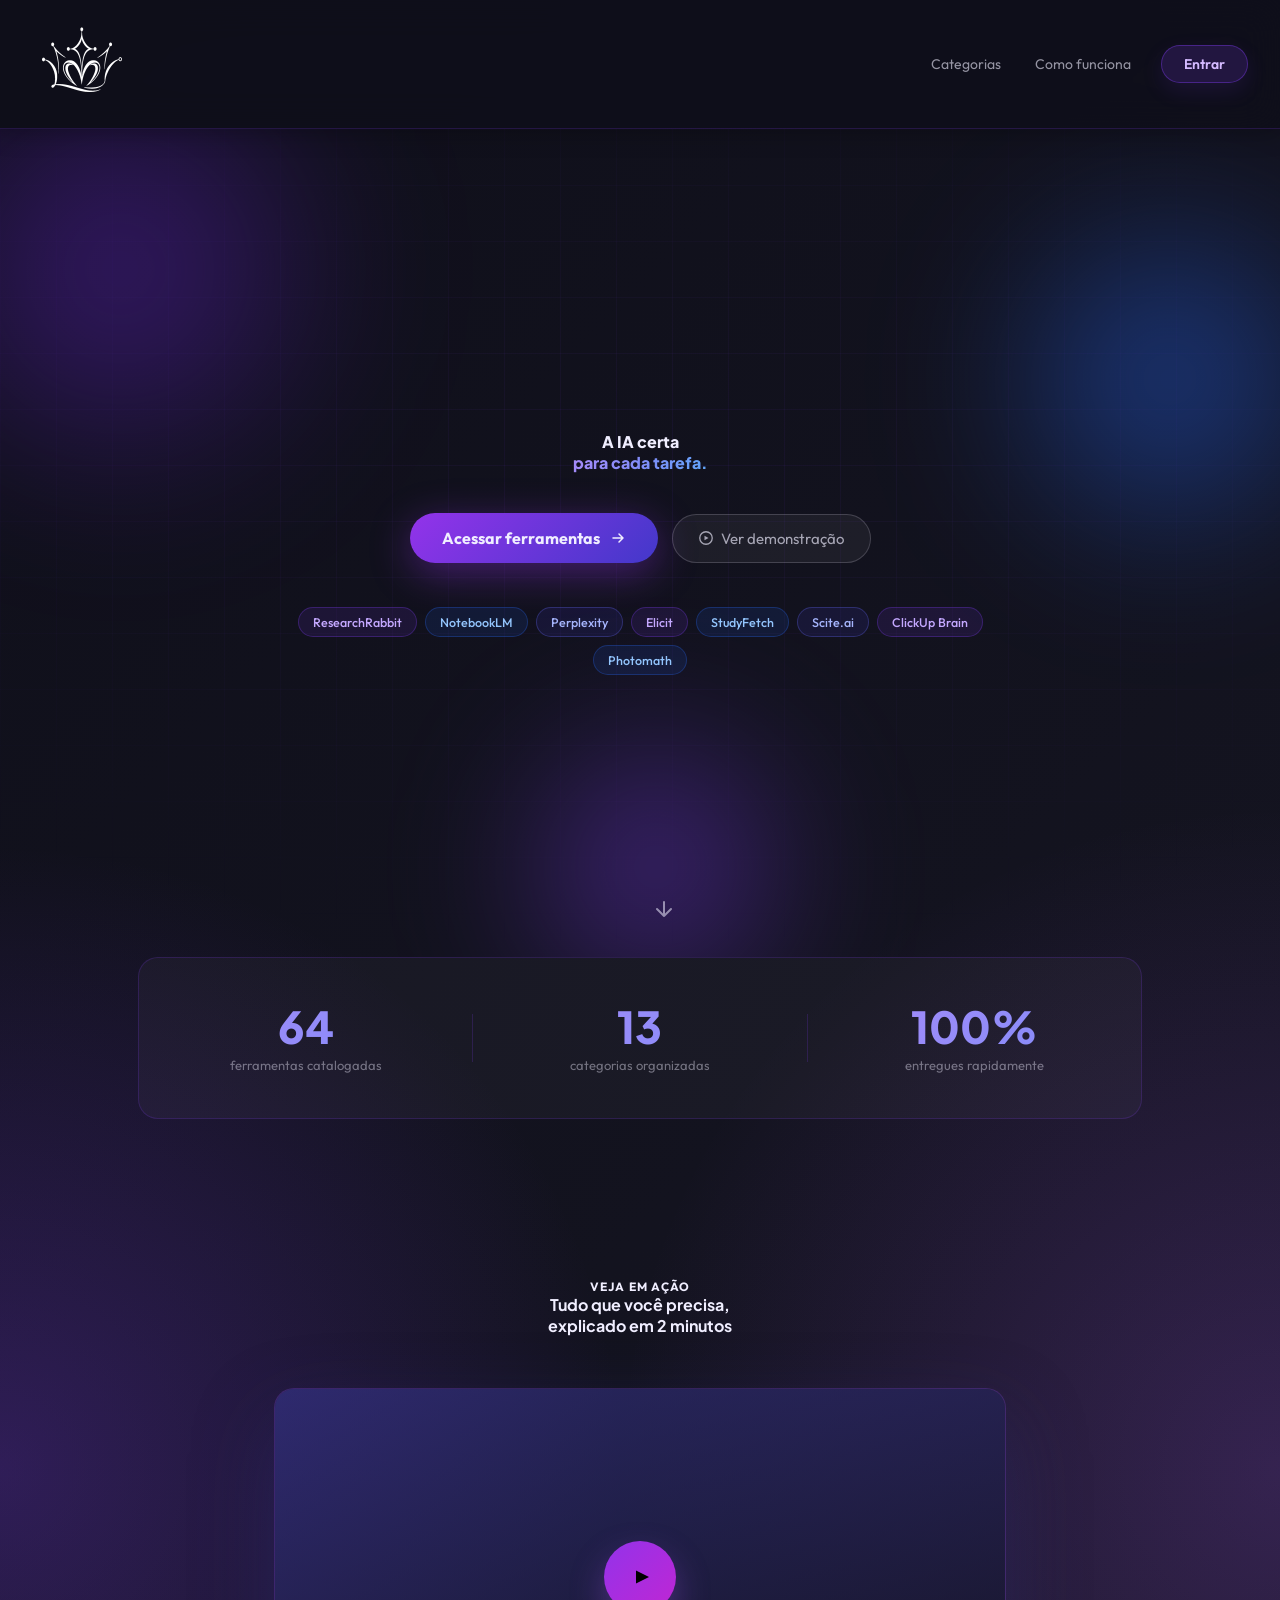
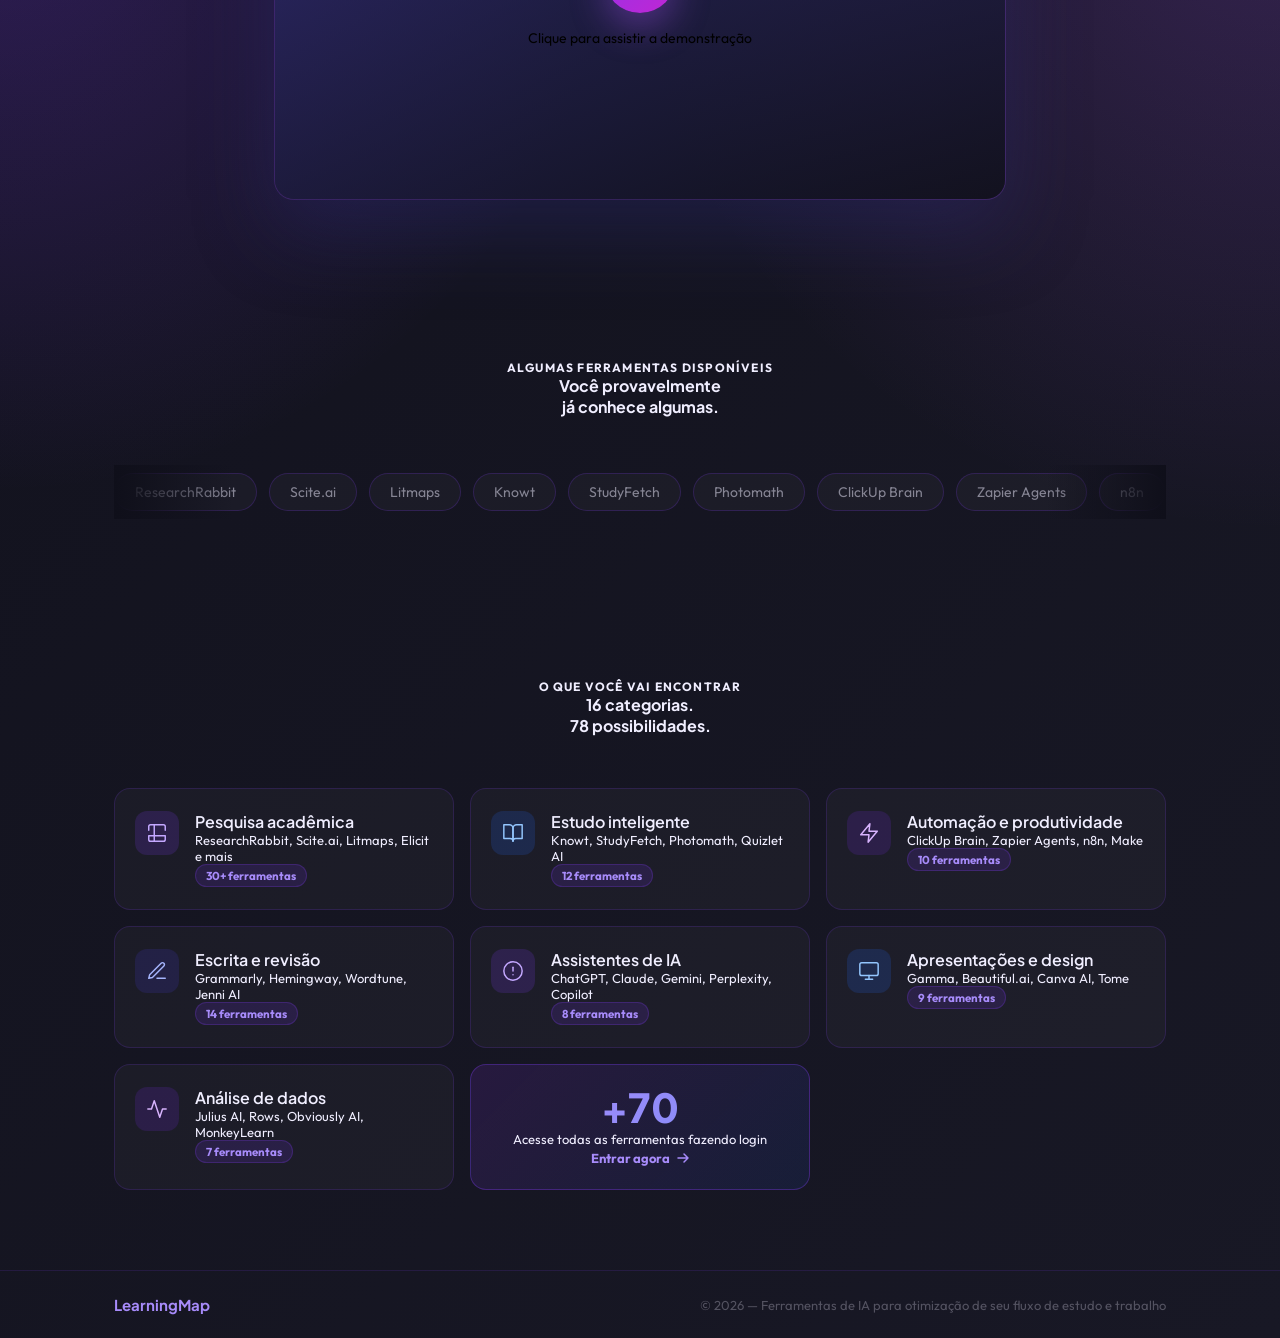
<file: index.html>
<!DOCTYPE html>
<html lang="pt-br">

<head>
    <meta charset="UTF-8">
    <meta name="viewport" content="width=device-width, initial-scale=1.0">
    <title>LearningMap — 78 ferramentas de IA para estudar melhor</title>
    <link rel="stylesheet" href="css/base.css">
    <link rel="stylesheet" href="css/main.css">
</head>

<body id="main">


    <header class="header-main">
        <div class="logo">
            <img src="./img/logotipo.jpg" alt="LearningMap">
        </div>
        <nav class="nav">
            <a href="#categorias" class="nav-link">Categorias</a>
            <a href="#como-funciona" class="nav-link" onclick="scrollToVideo()">Como funciona</a>
            <button onclick="window.location.href='login.html'" class="btn-entrar">
                Entrar
            </button>
        </nav>
        <button class="hamburger" aria-label="Menu" onclick="toggleMobileMenu()">
            <span></span><span></span><span></span>
        </button>
    </header>


    <section class="hero">
        <div class="hero-bg" aria-hidden="true">
            <div class="orb orb-1"></div>
            <div class="orb orb-2"></div>
            <div class="orb orb-3"></div>
            <div class="grid-lines"></div>
        </div>

        <div class="hero-inner">

            <h1 class="h1 animate-fade-up" style="animation-delay:.08s">
                A IA certa<br>
                <em>para cada tarefa.</em>
            </h1>

            <br></br>

            <div class="hero-actions animate-fade-up" style="animation-delay:.24s">
                <button onclick="window.location.href='login.html'" class="btn-primary">
                    Acessar ferramentas
                    <svg width="16" height="16" viewBox="0 0 16 16" fill="none" aria-hidden="true">
                        <path d="M3 8h10M9 4l4 4-4 4" stroke="currentColor" stroke-width="1.5" stroke-linecap="round"
                            stroke-linejoin="round" />
                    </svg>
                </button>
                <button class="btn-ghost" onclick="scrollToVideo()">
                    <svg width="14" height="14" viewBox="0 0 14 14" fill="none" aria-hidden="true">
                        <circle cx="7" cy="7" r="6.25" stroke="currentColor" stroke-width="1.3" />
                        <path d="M5.5 4.8l4 2.2-4 2.2V4.8z" fill="currentColor" />
                    </svg>
                    Ver demonstração
                </button>
            </div>

            <!-- PILLS FLUTUANTES NO HERO -->
            <div class="floating-pills animate-fade-up" style="animation-delay:.32s"
                aria-label="Exemplos de ferramentas disponíveis">
                <span class="pill pill-purple">ResearchRabbit</span>
                <span class="pill pill-blue">NotebookLM</span>
                <span class="pill pill-indigo">Perplexity</span>
                <span class="pill pill-purple">Elicit</span>
                <span class="pill pill-blue">StudyFetch</span>
                <span class="pill pill-indigo">Scite.ai</span>
                <span class="pill pill-purple">ClickUp Brain</span>
                <span class="pill pill-blue">Photomath</span>
            </div>
        </div>

        <!-- INDICADOR DE SCROLL -->
        <a href="#estatisticas" class="scroll-indicator animate-fade-up" style="animation-delay:.40s"
            aria-label="Rolar para baixo">
            <svg width="24" height="24" viewBox="0 0 24 24" fill="none" stroke="currentColor" stroke-width="2"
                stroke-linecap="round" stroke-linejoin="round" aria-hidden="true">
                <path d="M12 5v14M19 12l-7 7-7-7" />
            </svg>
        </a>
    </section>

    <!-- ───── STATS ───── -->
    <section class="stats-section" id="estatisticas">
        <div class="container">
            <div class="stats-grid">
                <div class="stat-card animate-fade-up" style="animation-delay:.0s">
                    <span class="stat-num" data-target="78">0</span>
                    <span class="stat-lbl">ferramentas catalogadas</span>
                </div>
                <div class="stat-sep" aria-hidden="true"></div>
                <div class="stat-card animate-fade-up" style="animation-delay:.08s">
                    <span class="stat-num" data-target="16">0</span>
                    <span class="stat-lbl">categorias organizadas</span>
                </div>
                <div class="stat-sep" aria-hidden="true"></div>
                <div class="stat-card animate-fade-up" style="animation-delay:.16s">
                    <span class="stat-num">100%</span>
                    <span class="stat-lbl">entregues rapidamente</span>
                </div>
            </div>
        </div>
    </section>

    <!-- ───── VÍDEO ───── -->
    <section class="video-section" id="video">
        <div class="container container-narrow">
            <div class="section-header">
                <p class="eyebrow">Veja em ação</p>
                <h2 class="h2">Tudo que você precisa,<br>explicado em 2 minutos</h2>
            </div>

            <div class="video-wrap" id="video-wrap">
                <!-- ══ SUBSTITUA O src ABAIXO PELO EMBED DO SEU VÍDEO ══
                     Exemplo YouTube: https://www.youtube.com/embed/SEU_ID?autoplay=1
                     O iframe fica oculto até o usuário clicar no play. -->
                <iframe id="iframe" class="iframe" src="" data-src="https://www.youtube.com/embed/iIA232nPbEU?si=t3svKs2xWDQTqMD7" allow="autoplay; fullscreen"
                    allowfullscreen title="Demonstração do LearningMap" style="display:none">
                </iframe>

                <button class="video-thumb" id="play-btn" aria-label="Reproduzir vídeo de demonstração"
                    onclick="playVideo()">
                    <div class="video-overlay">
                        <div class="play-circle">
                            <svg width="28" height="28" viewBox="0 0 28 28" fill="none" aria-hidden="true">
                                <path d="M10 7.5l13 6.5-13 6.5V7.5z" fill="currentColor" />
                            </svg>
                        </div>
                        <p class="video-hint">Clique para assistir a demonstração</p>
                    </div>
                    <!-- Caso queira uma imagem de capa, adicione abaixo: -->
                    <!-- <img src="./img/video-thumb.jpg" alt=""> -->
                </button>
            </div>
        </div>
    </section>

    <section class="tools-section">
        <div class="container">
            <div class="section-header">
                <p class="eyebrow">Algumas ferramentas disponíveis</p>
                <h2 class="h2">Você provavelmente<br>já conhece algumas.</h2>
            </div>

            <div class="tools-marquee-wrap" aria-label="Ferramentas disponíveis no LearningMap">
                <div class="tools-marquee">
                    <div class="tools-track">
                        <span class="tool-tag">ResearchRabbit</span>
                        <span class="tool-tag">Scite.ai</span>
                        <span class="tool-tag">Litmaps</span>
                        <span class="tool-tag">Knowt</span>
                        <span class="tool-tag">StudyFetch</span>
                        <span class="tool-tag">Photomath</span>
                        <span class="tool-tag">ClickUp Brain</span>
                        <span class="tool-tag">Zapier Agents</span>
                        <span class="tool-tag">n8n</span>
                        <span class="tool-tag">Perplexity</span>
                        <span class="tool-tag">NotebookLM</span>
                        <span class="tool-tag">Elicit</span>
                        <span class="tool-tag">Gamma</span>
                        <span class="tool-tag">Grammarly</span>
                        <span class="tool-tag">Julius AI</span>
                        <span class="tool-tag">Jenni AI</span>
                        <span class="tool-tag">Tome</span>
                        <span class="tool-tag">Beautiful.ai</span>
                        <!-- duplicado para loop contínuo -->
                        <span class="tool-tag">ResearchRabbit</span>
                        <span class="tool-tag">Scite.ai</span>
                        <span class="tool-tag">Litmaps</span>
                        <span class="tool-tag">Knowt</span>
                        <span class="tool-tag">StudyFetch</span>
                        <span class="tool-tag">Photomath</span>
                        <span class="tool-tag">ClickUp Brain</span>
                        <span class="tool-tag">Zapier Agents</span>
                        <span class="tool-tag">n8n</span>
                        <span class="tool-tag">Perplexity</span>
                        <span class="tool-tag">NotebookLM</span>
                        <span class="tool-tag">Elicit</span>
                        <span class="tool-tag">Gamma</span>
                        <span class="tool-tag">Grammarly</span>
                        <span class="tool-tag">Julius AI</span>
                        <span class="tool-tag">Jenni AI</span>
                        <span class="tool-tag">Tome</span>
                        <span class="tool-tag">Beautiful.ai</span>
                    </div>
                </div>
            </div>
        </div>
    </section>

    <!-- ───── CATEGORIAS ───── -->
    <section class="cats-section" id="categorias">
        <div class="container">
            <div class="section-header">
                <p class="eyebrow">O que você vai encontrar</p>
                <h2 class="h2">16 categorias.<br>78 possibilidades.</h2>
            </div>

            <div class="cats-grid">
                <div class="cat-card animate-fade-up" style="animation-delay:.0s">
                    <div class="cat-icon icon-purple">
                        <svg width="22" height="22" viewBox="0 0 24 24" fill="none" stroke="currentColor"
                            stroke-width="1.6" stroke-linecap="round" stroke-linejoin="round" aria-hidden="true">
                            <path
                                d="M9 3H5a2 2 0 0 0-2 2v4m6-6h10a2 2 0 0 1 2 2v4M9 3v18m0 0h10a2 2 0 0 0 2-2v-4M9 21H5a2 2 0 0 1-2-2v-4m0 0h18" />
                        </svg>
                    </div>
                    <div>
                        <h3 class="cat-title">Pesquisa acadêmica</h3>
                        <p class="cat-desc">ResearchRabbit, Scite.ai, Litmaps, Elicit e mais</p>
                        <span class="cat-count">30+ ferramentas</span>
                    </div>
                </div>

                <div class="cat-card animate-fade-up" style="animation-delay:.06s">
                    <div class="cat-icon icon-blue">
                        <svg width="22" height="22" viewBox="0 0 24 24" fill="none" stroke="currentColor"
                            stroke-width="1.6" stroke-linecap="round" stroke-linejoin="round" aria-hidden="true">
                            <path d="M2 3h6a4 4 0 0 1 4 4v14a3 3 0 0 0-3-3H2z" />
                            <path d="M22 3h-6a4 4 0 0 0-4 4v14a3 3 0 0 1 3-3h7z" />
                        </svg>
                    </div>
                    <div>
                        <h3 class="cat-title">Estudo inteligente</h3>
                        <p class="cat-desc">Knowt, StudyFetch, Photomath, Quizlet AI</p>
                        <span class="cat-count">12 ferramentas</span>
                    </div>
                </div>

                <div class="cat-card animate-fade-up" style="animation-delay:.12s">
                    <div class="cat-icon icon-violet">
                        <svg width="22" height="22" viewBox="0 0 24 24" fill="none" stroke="currentColor"
                            stroke-width="1.6" stroke-linecap="round" stroke-linejoin="round" aria-hidden="true">
                            <polygon points="13 2 3 14 12 14 11 22 21 10 12 10 13 2" />
                        </svg>
                    </div>
                    <div>
                        <h3 class="cat-title">Automação e produtividade</h3>
                        <p class="cat-desc">ClickUp Brain, Zapier Agents, n8n, Make</p>
                        <span class="cat-count">10 ferramentas</span>
                    </div>
                </div>

                <div class="cat-card animate-fade-up" style="animation-delay:.18s">
                    <div class="cat-icon icon-indigo">
                        <svg width="22" height="22" viewBox="0 0 24 24" fill="none" stroke="currentColor"
                            stroke-width="1.6" stroke-linecap="round" stroke-linejoin="round" aria-hidden="true">
                            <path d="M12 20h9" />
                            <path d="M16.5 3.5a2.121 2.121 0 0 1 3 3L7 19l-4 1 1-4L16.5 3.5z" />
                        </svg>
                    </div>
                    <div>
                        <h3 class="cat-title">Escrita e revisão</h3>
                        <p class="cat-desc">Grammarly, Hemingway, Wordtune, Jenni AI</p>
                        <span class="cat-count">14 ferramentas</span>
                    </div>
                </div>

                <div class="cat-card animate-fade-up" style="animation-delay:.24s">
                    <div class="cat-icon icon-purple">
                        <svg width="22" height="22" viewBox="0 0 24 24" fill="none" stroke="currentColor"
                            stroke-width="1.6" stroke-linecap="round" stroke-linejoin="round" aria-hidden="true">
                            <circle cx="12" cy="12" r="10" />
                            <line x1="12" y1="8" x2="12" y2="12" />
                            <line x1="12" y1="16" x2="12.01" y2="16" />
                        </svg>
                    </div>
                    <div>
                        <h3 class="cat-title">Assistentes de IA</h3>
                        <p class="cat-desc">ChatGPT, Claude, Gemini, Perplexity, Copilot</p>
                        <span class="cat-count">8 ferramentas</span>
                    </div>
                </div>

                <div class="cat-card animate-fade-up" style="animation-delay:.30s">
                    <div class="cat-icon icon-blue">
                        <svg width="22" height="22" viewBox="0 0 24 24" fill="none" stroke="currentColor"
                            stroke-width="1.6" stroke-linecap="round" stroke-linejoin="round" aria-hidden="true">
                            <rect x="2" y="3" width="20" height="14" rx="2" />
                            <line x1="8" y1="21" x2="16" y2="21" />
                            <line x1="12" y1="17" x2="12" y2="21" />
                        </svg>
                    </div>
                    <div>
                        <h3 class="cat-title">Apresentações e design</h3>
                        <p class="cat-desc">Gamma, Beautiful.ai, Canva AI, Tome</p>
                        <span class="cat-count">9 ferramentas</span>
                    </div>
                </div>

                <div class="cat-card animate-fade-up" style="animation-delay:.36s">
                    <div class="cat-icon icon-violet">
                        <svg width="22" height="22" viewBox="0 0 24 24" fill="none" stroke="currentColor"
                            stroke-width="1.6" stroke-linecap="round" stroke-linejoin="round" aria-hidden="true">
                            <polyline points="22 12 18 12 15 21 9 3 6 12 2 12" />
                        </svg>
                    </div>
                    <div>
                        <h3 class="cat-title">Análise de dados</h3>
                        <p class="cat-desc">Julius AI, Rows, Obviously AI, MonkeyLearn</p>
                        <span class="cat-count">7 ferramentas</span>
                    </div>
                </div>

                <div class="cat-card cat-card-cta animate-fade-up" style="animation-delay:.42s"
                    onclick="window.location.href='login.html'">
                    <div class="cat-more-inner">
                        <span class="cat-more-num">+70</span>
                        <p class="cat-more-txt">Acesse todas as ferramentas fazendo login</p>
                        <span class="cat-more-link">
                            Entrar agora
                            <svg width="14" height="14" viewBox="0 0 14 14" fill="none" aria-hidden="true">
                                <path d="M2 7h10M8 3l4 4-4 4" stroke="currentColor" stroke-width="1.5"
                                    stroke-linecap="round" stroke-linejoin="round" />
                            </svg>
                        </span>
                    </div>
                </div>
            </div>
        </div>
    </section>

    <footer class="footer">
        <div class="container">
            <span class="footer-logo">LearningMap</span>
            <span class="footer-copy">© 2026 — Ferramentas de IA para otimização de seu fluxo de estudo e trabalho</span>
        </div>
    </footer>

    <script src="script.js" type="module"></script>
    <script>
        /* ── Reproduzir vídeo ── */
        function playVideo() {
            const btn = document.getElementById('play-btn');
            const iframe = document.getElementById('iframe');
            const src = iframe.dataset.src;
            if (!src || src === 'SEU_VIDEO_EMBED_AQUI') {
                alert('Configure o link do vídeo no atributo data-src do iframe.');
                return;
            }
            iframe.src = src;
            iframe.style.display = 'block';
            btn.style.display = 'none';
        }

        function scrollToVideo() {
            document.getElementById('video').scrollIntoView({ behavior: 'smooth' });
        }

        function toggleMobileMenu() {
            document.querySelector('.nav').classList.toggle('nav-open');
        }

        /* ── Contador animado para os stats ── */
        function animateCount(el) {
            const target = parseInt(el.dataset.target, 10);
            if (!target) return;
            const duration = 1400;
            const start = performance.now();
            function step(now) {
                const elapsed = now - start;
                const progress = Math.min(elapsed / duration, 1);
                const eased = 1 - Math.pow(1 - progress, 3);
                el.textContent = Math.round(eased * target);
                if (progress < 1) requestAnimationFrame(step);
            }
            requestAnimationFrame(step);
        }

        /* ── IntersectionObserver para animar ao entrar na tela ── */
        const io = new IntersectionObserver((entries) => {
            entries.forEach(entry => {
                if (entry.isIntersecting) {
                    entry.target.classList.add('is-visible');
                    const counter = entry.target.querySelector('[data-target]');
                    if (counter) animateCount(counter);
                    io.unobserve(entry.target);
                }
            });
        }, { threshold: 0.15 });

        document.querySelectorAll('.animate-fade-up, .stats-section, .step, .cat-card').forEach(el => io.observe(el));
    </script>
    </script>
</body>

</html>
</file>
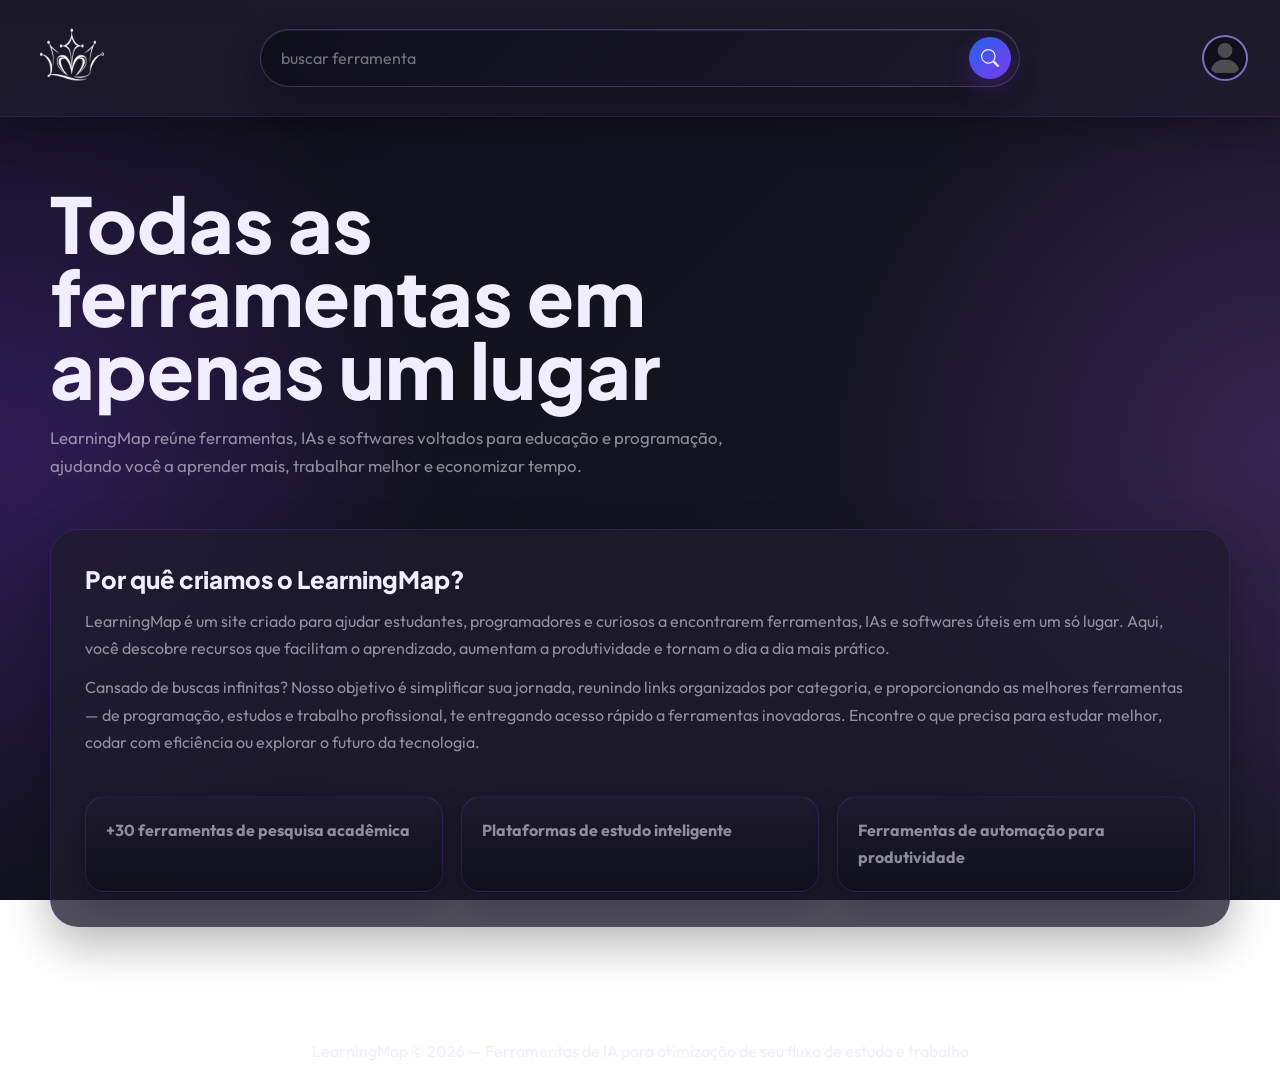
<file: dashboard.html>
<!DOCTYPE html>
<html lang="pt-br">

<head>
        <meta charset="UTF-8">
        <meta name="viewport" content="width=device-width, initial-scale=1.0">

        <title>Dashboard</title>

        <link rel="stylesheet" href="css/base.css">
        <link rel="stylesheet" href="css/dashboard.css">

</head>
<body id="dashboard">


        <header>
                <a href="#inicio" aria-label="Ir para o Início" style="display: flex; align-items: center;">
                        <img src="./img/logotipo.jpg" alt="Logotipo do Site" height="100" width="200" style="object-fit: contain; max-height: 80px; width: auto;">
                </a>

                <form action="/search" method="get" class="search-box">
                        <input type="search" placeholder="buscar ferramenta" aria-label="Buscar ferramenta">

                        <button type="submit" aria-label="Pesquisar">
                                <svg class="search-icon" viewBox="0 0 16 16" fill="currentColor">
                                        <path
                                                d="M11.742 10.344a6.5 6.5 0 1 0-1.397 1.398h-.001q.044.06.098.115l3.85 3.85a1 1 0 0 0 1.415-1.414l-3.85-3.85a1 1 0 0 0-.115-.1zM12 6.5a5.5 5.5 0 1 1-11 0 5.5 5.5 0 0 1 11 0z" />
                                </svg>
                        </button>
                </form>



                <div class="user-profile">
                        <div class="card-avatar" id="profile-avatar-button" role="button" tabindex="0" aria-label="Abrir menu de perfil" aria-expanded="false">
                                <img id="profile-icon" class="profile-icon" src="./img/avatars/default.png" alt="Avatar do usuário">
                        </div>

                        <nav class="profile-menu" id="profile-menu" aria-label="Menu do usuário">
                                <a class="menu-item" href="#inicio">Início</a>
                                <a class="menu-item" href="#ferramentas">Ferramentas</a>
                                <button class="menu-item avatar-trigger" type="button">Mudar avatar</button>
                                <button class="menu-item" type="button" onclick="logout()">Sair</button>
                        </nav>

                        <div class="avatar-modal-overlay" id="avatar-modal-overlay" aria-hidden="true">
                                <div class="avatar-modal" role="dialog" aria-modal="true" aria-labelledby="avatar-modal-title">
                                        <h2 id="avatar-modal-title">Escolha um avatar</h2>

                                        <div class="avatar-grid">
                                                <button class="avatar-option" type="button" data-avatar="1" data-src="./img/avatars/avatar1.png" aria-label="Avatar 1">
                                                        <img src="./img/avatars/avatar1.png" alt="Avatar 1">
                                                </button>
                                                <button class="avatar-option" type="button" data-avatar="2" data-src="./img/avatars/avatar2.png" aria-label="Avatar 2">
                                                        <img src="./img/avatars/avatar2.png" alt="Avatar 2">
                                                </button>
                                                <button class="avatar-option" type="button" data-avatar="3" data-src="./img/avatars/avatar3.png" aria-label="Avatar 3">
                                                        <img src="./img/avatars/avatar3.png" alt="Avatar 3">
                                                </button>
                                                <button class="avatar-option" type="button" data-avatar="4" data-src="./img/avatars/avatar4.png" aria-label="Avatar 4">
                                                        <img src="./img/avatars/avatar4.png" alt="Avatar 4">
                                                </button>
                                                <button class="avatar-option" type="button" data-avatar="5" data-src="./img/avatars/avatar5.png" aria-label="Avatar 5">
                                                        <img src="./img/avatars/avatar5.png" alt="Avatar 5">
                                                </button>
                                                <button class="avatar-option" type="button" data-avatar="6" data-src="./img/avatars/avatar6.png" aria-label="Avatar 6">
                                                        <img src="./img/avatars/avatar6.png" alt="Avatar 6">
                                                </button>
                                                <button class="avatar-option" type="button" data-avatar="7" data-src="./img/avatars/avatar7.png" aria-label="Avatar 7">
                                                        <img src="./img/avatars/avatar7.png" alt="Avatar 7">
                                                </button>
                                                <button class="avatar-option" type="button" data-avatar="8" data-src="./img/avatars/avatar8.png" aria-label="Avatar 8">
                                                        <img src="./img/avatars/avatar8.png" alt="Avatar 8">
                                                </button>
                                                <button class="avatar-option" type="button" data-avatar="9" data-src="./img/avatars/avatar9.png" aria-label="Avatar 9">
                                                        <img src="./img/avatars/avatar9.png" alt="Avatar 9">
                                                </button>
                                                <button class="avatar-option" type="button" data-avatar="10" data-src="./img/avatars/avatar10.png" aria-label="Avatar 10">
                                                        <img src="./img/avatars/avatar10.png" alt="Avatar 10">
                                                </button>
                                                <button class="avatar-option" type="button" data-avatar="11" data-src="./img/avatars/avatar11.png" aria-label="Avatar 11">
                                                        <img src="./img/avatars/avatar11.png" alt="Avatar 11">
                                                </button>
                                                <button class="avatar-option" type="button" data-avatar="12" data-src="./img/avatars/avatar12.png" aria-label="Avatar 12">
                                                        <img src="./img/avatars/avatar12.png" alt="Avatar 12">
                                                </button>
                                        </div>

                                        <button class="modal-close" id="avatar-modal-close" type="button">Fechar</button>
                                </div>
                        </div>
                </div>
                
        </header>                                                                                                                                                                                                                                                                                                       

        <section id="inicio" class="page-section is-active flex-section">

                <div id="container-title">

                        <h1> Todas as ferramentas em apenas um lugar </h1>
                        <p>
                                LearningMap reúne ferramentas, IAs e softwares voltados para educação e programação,
                                ajudando você a
                                aprender mais, trabalhar melhor e economizar tempo.
                        </p>
                </div>

                <div id="introducao">


                        <h2> Por quê criamos o LearningMap? </h2>
                        <p>
                                LearningMap é um site criado para ajudar estudantes, programadores e curiosos a
                                encontrarem
                                ferramentas, IAs e softwares úteis em um só lugar.
                                Aqui, você descobre recursos que facilitam o aprendizado, aumentam a produtividade e
                                tornam o
                                dia a dia mais prático.

                        <p>
                                Cansado de buscas infinitas? Nosso objetivo é simplificar sua jornada, reunindo links
                                organizados por categoria, e proporcionando as melhores ferramentas — de programação,
                                estudos e trabalho profissional, te entregando acesso rápido a ferramentas inovadoras.
                                Encontre o que precisa para estudar melhor, codar com eficiência ou explorar o futuro da
                                tecnologia.

                        </p>

                        <div class="flashcards-container">
                                <p class="flash-cards">
                                        +30 ferramentas de pesquisa acadêmica

                                </p>

                                <p class="flash-cards">
                                        Plataformas de estudo inteligente

                                </p>

                                <p class="flash-cards">
                                        Ferramentas de automação para produtividade


                                </p>
                        </div>



                </div>

        </section>


        <section id="ferramentas" class="page-section dashboard-section">
                <div class="dashboard-container">

                        <h1> Acesso rápido para Ferramentas IAs </h1>
                        <p> recursos educacionais e softwares que podem transformar sua rotina de estudos e programação.
                        </p>

                        <div id="filtro">
                                <button class="filtro-btn is-active" data-categoria="todas"> Todas </button>
                                <button class="filtro-btn" data-categoria="app"> App </button>
                                <button class="filtro-btn" data-categoria="raciocinio"> Raciocínio </button>
                                <button class="filtro-btn" data-categoria="escrita-academica"> Escrita Acadêmica
                                </button>
                                <button class="filtro-btn" data-categoria="pesquisa-academica"> Pesquisa Acadêmica
                                </button>
                                <button class="filtro-btn" data-categoria="nocode"> Vibe Coding </button>
                                <button class="filtro-btn" data-categoria="educacao"> Educação </button>
                                <button class="filtro-btn" data-categoria="desenvolvimento"> Desenvolvimento </button>
                                <button class="filtro-btn" data-categoria="produtividade"> Produtividade </button>
                                <button class="filtro-btn" data-categoria="audio-reunioes"> Áudio & Reuniões </button>
                                <button class="filtro-btn" data-categoria="design-visual"> Design & Visual </button>
                                <button class="filtro-btn" data-categoria="automacao"> Automação </button>
                                <button class="filtro-btn" data-categoria="notetaking"> Notetaking </button>
                                <button class="filtro-btn" data-categoria="softwares"> Softwares </button>
                                <button class="filtro-btn" data-categoria="gratuito"> Gratuito </button>
                                <button class="filtro-btn" data-categoria="limitado"> Limitado </button>


                        </div>

                        <div id="tools-grid" class="cards">


                                <div class="raciocinio limitado">
                                        <h3>
                                                <img src="./img/ChatGPT_logo.svg.png" class="icon-ia" height="35"
                                                        width="35"></img></img>
                                                <span> ChatGPT </span>
                                        </h3>
                                        <p>
                                                ChatGPT é a IA conversacional mais versátil da OpenAI, projetada para
                                                interações naturais e rápidas.
                                                Principais pontos: responde perguntas, cria textos e resume conteúdos
                                                com eficiência.
                                                Função: organizar ideias, analisar texto e gerar linguagem de forma
                                                intuitiva.
                                        </p>
                                        <a href="http://chatgpt.com/" class="link-cards" target="_blank"
                                                rel="noopener noreferrer"> Acesse o site
                                        </a>
                                </div>


                                <div id="gemini" class="raciocinio limitado">
                                        <h3>
                                                <img src="./img/gemini-logo.png" class="icon-ia" height="35"
                                                        width="35"></img>
                                                <span> Gemini </span>
                                        </h3>
                                        <p>
                                                Gemini é a IA mais avançada do Google, projetada como ecossistema
                                                multimodal nativo.
                                                Principais pontos: não é apenas chatbot, mas modelos versáteis para
                                                múltiplas funções.
                                                Função: processar texto, imagem, áudio e vídeo de forma integrada e
                                                capaz.
                                        </p>
                                        <a href="https://gemini.google.com" class="link-cards" target="_blank"
                                                rel="noopener noreferrer"> Acesse o site
                                        </a>
                                </div>


                                <div id="claude" class="raciocinio limitado">
                                        <h3>
                                                <img src="./img/Claude-ai-logo.png" class="icon-ia" height="35"
                                                        width="35"></img>
                                                <span> Claude </span>
                                        </h3>
                                        <p>
                                                Claude é um assistente de IA avançado da Anthropic, focado em segurança
                                                e raciocínio ético.
                                                Principais pontos: gera textos, analisa dados e imagens, auxilia em
                                                programação.
                                                Função: resume documentos longos com precisão e responsabilidade.
                                        </p>
                                        <a href="https://claude.ai/" class="link-cards" target="_blank"
                                                rel="noopener noreferrer"> Acesse o site
                                        </a>
                                </div>


                                <div id="grok-3" class="raciocinio limitado">
                                        <h3>
                                                <img src="./img/grok-logo.png" class="icon-ia" height="35"
                                                        width="35"></img>
                                                <span> Grok </span>
                                        </h3>
                                        <p>
                                                Grok é uma IA generativa conversacional com senso de humor inspirado no
                                                Guia do
                                                Mochileiro das Galáxias.
                                                Seus principais pontos incluem respostas rápidas, acesso em tempo real
                                                ao X
                                                (Twitter), geração de textos, imagens, código e análise de dados.
                                        </p>
                                        <a href="https://grok.com/" target="_blank" rel="noopener noreferrer">
                                                Acesse o site
                                        </a>
                                </div>


                                <div id="perplexity" class="raciocinio limitado">
                                        <h3>
                                                <img src="./img/perplexity.png" class="icon-ia" height="35"
                                                        width="35"></img>
                                                <span> Perplexity </span>
                                        </h3>
                                        <p>
                                                Perplexity é um motor de busca conversacional impulsionado por IA, ideal
                                                para produtividade sem anúncios.
                                                Principais pontos: pesquisas rápidas ou aprofundadas e análise de
                                                documentos.
                                                Função: gera relatórios acadêmicos e interações interativas para
                                                aprendizado eficiente.
                                        </p>
                                        <a href="https://perplexity.ai/" class="link-cards" target="_blank"
                                                rel="noopener noreferrer"> Acesse o site
                                        </a>
                                </div>


                                <div id="elicit" class="pesquisa-academica limitado">
                                        <h3>
                                                <img src="./img/elicit.png" class="icon-ia" height="35" width="35"></img>
                                                <span> Elicit </span>
                                        </h3>
                                        <p>
                                                Elicit é um assistente de IA especializado em pesquisa acadêmica,
                                                automatizando buscas em milhões de artigos científicos.
                                                Principais pontos: gera resumos e extrai dados estruturados como
                                                métodos, resultados e amostras.
                                                Função: apoia revisões sistemáticas, síntese de literatura e workflows
                                                de pesquisadores com citações transparentes por sentença.
                                        </p>
                                        <a href="https://elicit.com/" class="link-cards" target="_blank"
                                                rel="noopener noreferrer"> Acesse o site
                                        </a>
                                </div>


                                <div id="jenni-ai" class="escrita-academica limitado">
                                        <h3>
                                                <img src="./img/Jenni-ai.png" class="icon-ia" height="35"
                                                        width="35"></img>
                                                <span> Jenni AI </span>
                                        </h3>
                                        <p>
                                                Jenni AI é uma assistente de escrita acadêmica e pesquisa com IA,
                                                atuando como co-piloto para estudantes e pesquisadores.
                                                Principais pontos: autocompletar contextual, geração de esboços e
                                                suporte a citações de PDFs carregados.
                                                Função: cria ensaios, revisões sistemáticas e artigos com resumidor,
                                                chat de fontes próprias, +2.600 estilos de citação, verificação de
                                                plágio e exportação para DOCX/LaTeX/HTML.
                                        </p>
                                        <a href="https://jenni.ai/" class="link-cards" target="_blank"
                                                rel="noopener noreferrer"> Acesse o site
                                        </a>
                                </div>


                                <div id="wix" class="nocode limitado">
                                        <h3>
                                                <img src="./img/wix-logo.png" class="icon-ia" height="35"
                                                        width="35"></img>
                                                <span> WIX </span>
                                        </h3>
                                        <p>
                                                Wix é uma plataforma online baseada em nuvem, conhecida como criador de
                                                sites "arrastar e soltar".
                                                Principais pontos: permite criar sites, blogs e lojas virtuais sem
                                                programação ou design prévio.
                                                Função: possibilita resultados profissionais para iniciantes de forma
                                                simples e intuitiva.
                                        </p>
                                        <a href="https://www.wix.com" class="link-cards" target="_blank"
                                                rel="noopener noreferrer"> Acesse o site
                                        </a>
                                </div>


                                <div id="hostinger" class="nocode limitado">
                                        <h3>
                                                <img src="./img/Hostinger-logl.png" class="icon-ia" height="35"
                                                        width="35"></img>
                                                <span> Hostinger </span>
                                        </h3>
                                        <p>
                                                Hostinger AI é um conjunto de ferramentas de IA integrado aos serviços
                                                da Hostinger para simplificar criação e gerenciamento de sites.
                                                Principais pontos: acelera processos sem necessidade de conhecimentos
                                                técnicos.
                                                Função: otimiza hospedagem, conteúdo e design para iniciantes de forma
                                                automática e eficiente.
                                        </p>
                                        <a href="https://www.hostinger.com/" class="link-cards" target="_blank"
                                                rel="noopener noreferrer"> Acesse o site

                                        </a>
                                </div>


                                <div id="promakeia" class="nocode limitado">
                                        <h3>
                                                <img src="./img/Promake-logo.png" class="icon-ia" height="35"
                                                        width="35"></img>
                                                <span> PromakeAI </span>
                                        </h3>
                                        <p>
                                                PromakeAI é uma inteligência artificial que organiza e resume conteúdos
                                                de forma rápida e detalhada.
                                                Principais pontos: usa prompts bem estruturados para processamento
                                                eficiente.
                                                Função: facilita análise e síntese de informações com clareza e
                                                agilidade.
                                        </p>
                                        <a href="https://promake.ai/" class="link-cards" target="_blank"
                                                rel="noopener noreferrer"> Acesse o site
                                        </a>
                                </div>

                                <div id="readdy" class="nocode limitado">
                                        <h3>
                                                <img src="./img/Readdy AI.png" class="icon-ia" height="35"
                                                        width="35"></img>
                                                <span> Readdy AI </span>
                                        </h3>
                                        <p>
                                                Readdy AI é uma plataforma de construção de sites baseada em IA que cria
                                                páginas profissionais, landing pages e e-commerce em minutos.
                                                Principais pontos: usa conversas em linguagem natural (prompts) para
                                                geração rápida.
                                                Função: simplifica criação web sem código para resultados profissionais
                                                e ágeis.
                                        </p>
                                        <a href="https://readdy.ai/" class="link-cards" target="_blank"
                                                rel="noopener noreferrer"> Acesse o site
                                        </a>
                                </div>


                                <div id="manus" class="nocode limitado">
                                        <h3>
                                                <img src="./img/manus.png" class="icon-ia" height="35" width="35"></img>
                                                <span> Manus AI </span>
                                        </h3>
                                        <p>
                                                Manus é um agente de IA chinês que executa tarefas completas além de
                                                chatbots tradicionais.
                                                Principais pontos: pesquisa, analisa dados, cria sites e produz
                                                relatórios automaticamente.
                                                Função: atua como assistente proativo, organizando informações de forma
                                                ágil e ponta a ponta.
                                        </p>
                                        <a href="https://manus.im/" class="link-cards" target="_blank"
                                                rel="noopener noreferrer"> Acesse o site
                                        </a>
                                </div>


                                <div id="researchrabbit" class="pesquisa-academica gratuito">
                                        <h3>
                                                <img src="./img/ResearchRabbit.png" class="icon-ia" height="35"
                                                        width="35"></img>
                                                <span> ResearchRabbit </span>
                                        </h3>
                                        <p>
                                                ResearchRabbit é uma ferramenta gratuita de mapeamento visual de
                                                literatura acadêmica, apelidada de "Spotify para artigos científicos".
                                                Principais pontos: cria redes de citações, timelines e mapas de calor
                                                para descobrir papers relacionados.
                                                Função: acelera revisões de literatura, rastreia autores, envia alertas
                                                e permite colaboração em workflows acadêmicos 5x mais rápidos.
                                        </p>
                                        <a href="https://researchrabbit.ai/" class="link-cards" target="_blank"
                                                rel="noopener noreferrer"> Acesse o site
                                        </a>
                                </div>


                                <div id="rayyan" class="pesquisa-academica limitado">
                                        <h3>
                                                <img src="./img/Rayyan.png" class="icon-ia" height="35" width="35"></img>
                                                <span> Rayyan </span>
                                        </h3>
                                        <p>
                                                Rayyan AI é uma plataforma de IA para revisões sistemáticas de
                                                literatura, acelerando triagem de artigos científicos.
                                                Principais pontos: remove duplicatas, faz mineração de texto e usa
                                                classificadores preditivos.
                                                Função: suporta pesquisas baseadas em evidências com colaboração em
                                                equipe, economizando 50-80% do tempo em revisões acadêmicas.
                                        </p>
                                        <a href="https://rayyan.ai/" class="link-cards" target="_blank"
                                                rel="noopener noreferrer"> Acesse o site
                                        </a>
                                </div>


                                <div id="open-knowledge-maps" class="pesquisa-academica gratuito">
                                        <h3>
                                                <img src="./img/Logo-Open-Knowledge-Maps-.png" class="icon-ia"
                                                        height="35" width="35"></img>
                                                <span> Open Knowledge Maps </span>
                                        </h3>
                                        <p>
                                                Open Knowledge Maps é um motor de busca visual sem fins lucrativos que
                                                cria mapas interativos de conhecimento acadêmico.
                                                Principais pontos: organiza documentos relevantes em clusters temáticos
                                                conectados a bases como PubMed e BASE.
                                                Função: facilita exploração de áreas de estudo, identificação de lacunas
                                                na literatura e otimização de revisões bibliográficas.
                                        </p>
                                        <a href="https://openknowledgemaps.org/" class="link-cards" target="_blank"
                                                rel="noopener noreferrer"> Acesse o site
                                        </a>
                                </div>


                                <div id="scholarcy" class="pesquisa-academica limitado">
                                        <h3>
                                                <img src="./img/Scholarcy.png" class="icon-ia" height="35"
                                                        width="35"></img>
                                                <span> Scholarcy </span>
                                        </h3>
                                        <p>
                                                Scholarcy é um resumidor de textos acadêmicos movido a IA que transforma
                                                artigos e PDFs longos em flashcards interativos.
                                                Principais pontos: extrai automaticamente pontos-chave, metodologias,
                                                resultados e referências.
                                                Função: otimiza leitura para pesquisadores e estudantes, facilitando
                                                revisão de literatura, comparação de estudos e integração com Zotero.
                                        </p>
                                        <a href="https://scholarcy.com/" class="link-cards" target="_blank"
                                                rel="noopener noreferrer"> Acesse o site
                                        </a>
                                </div>


                                <div id="anara" class="pesquisa-academica limitado">
                                        <h3>
                                                <img src="./img/anara.png" class="icon-ia" height="35" width="55"></img>
                                                <span> Anara </span>
                                        </h3>
                                        <p>
                                                Anara AI (ex-Unriddle AI) é um assistente de pesquisa com IA que
                                                centraliza e analisa PDFs, vídeos, áudios e imagens em uma biblioteca
                                                unificada.
                                                Principais pontos: sintetiza informações complexas e compara argumentos
                                                entre múltiplos arquivos.
                                                Função: extrai citações precisas, cria flashcards e facilita revisões de
                                                literatura em larga escala com rastreabilidade total de fontes.
                                        </p>
                                        <a href="https://anara.com/" class="link-cards" target="_blank"
                                                rel="noopener noreferrer"> Acesse o site
                                        </a>
                                </div>


                                <div id="r-discovery" class="pesquisa-academica limitado">
                                        <h3>
                                                <img src="./img/r-discovery.png" class="icon-ia" height="35"
                                                        width="35"></img>
                                                <span> R Discovery </span>
                                        </h3>
                                        <p>
                                                R Discovery é um assistente de pesquisa com IA que usa aprendizado de
                                                máquina para feeds personalizados de artigos acadêmicos.
                                                Principais pontos: elimina buscas manuais e cobre 250 milhões de papers
                                                com resumos em "stories".
                                                Função: oferece leitura de áudio, tradução multilíngue e chat com PDFs,
                                                economizando 70% do tempo em revisões de literatura.
                                        </p>
                                        <a href="https://discovery.researcher.life/" class="link-cards" target="_blank"
                                                rel="noopener noreferrer"> Acesse o site
                                        </a>
                                </div>


                                <div id="keenious" class="pesquisa-academica limitado">
                                        <h3>
                                                <img src="./img/keenious.png" class="icon-ia" height="35"
                                                        width="35"></img>
                                                <span> Keenious </span>
                                        </h3>
                                        <p>
                                                Keenious AI é uma ferramenta de pesquisa acadêmica que analisa PDFs,
                                                textos ou URLs para recomendar artigos relevantes de 250+ milhões de
                                                papers em 100 idiomas.
                                                Principais pontos: explica conceitos complexos e encontra estudos
                                                relacionados automaticamente.
                                                Função: facilita revisão de literatura com filtros por citações, data e
                                                destaque em textos para pesquisadores.
                                        </p>
                                        <a href="https://keenious.com/" class="link-cards" target="_blank"
                                                rel="noopener noreferrer"> Acesse o site
                                        </a>
                                </div>


                                <div id="asreview" class="pesquisa-academica gratuito">
                                        <h3>
                                                <img src="./img/asreview.png" class="icon-ia" height="35"
                                                        width="35"></img>
                                                <span> ASReview </span>
                                        </h3>
                                        <p>
                                                ASReview AI é uma ferramenta open-source de active learning que acelera
                                                revisões sistemáticas priorizando abstracts relevantes.
                                                Principais pontos: triagem inteligente de datasets grandes com modelos
                                                ELAS configuráveis.
                                                Função: reduz 50-95% do tempo manual garantindo transparência total em
                                                screening de literatura científica.
                                        </p>
                                        <a href="https://asreview.nl/" class="link-cards" target="_blank"
                                                rel="noopener noreferrer"> Acesse o site
                                        </a>
                                </div>


                                <div id="atlas" class="pesquisa-academica limitado">
                                        <h3>
                                                <img src="./img/atlas-workspace.png" class="icon-ia" height="35"
                                                        width="35"></img>
                                                <span> Atlas </span>
                                        </h3>
                                        <p>
                                                Atlas Workspace AI é um workspace de conhecimento com IA que organiza
                                                notas, documentos e ideias via mapas mentais visuais automáticos.
                                                Principais pontos: chat com múltiplos documentos, autocomplete Claude e
                                                transcrições de reuniões.
                                                Função: conecta conceitos complexos para pesquisadores com citações
                                                verificáveis, evitando alucinações.
                                        </p>
                                        <a href="https://atlasworkspace.ai/" class="link-cards" target="_blank"
                                                rel="noopener noreferrer"> Acesse o site
                                        </a>
                                </div>


                                <div id="okara-ai" class="pesquisa-academica limitado">
                                        <h3>
                                                <img src="./img/okara-ai.png" class="icon-ia" height="35"
                                                        width="30"></img>
                                                <span> Okara AI </span>
                                        </h3>
                                        <p>
                                                Okara AI é um workspace privado que unifica 30+ modelos open-source como
                                                Llama, Mistral e DeepSeek.
                                                Principais pontos: chats criptografados end-to-end, pesquisa integrada
                                                de Reddit/X/YouTube e geração de imagens/código.
                                                Função: garante privacidade total para desenvolvedores, mantendo
                                                contexto ao trocar modelos e permitindo colaboração segura sem vazamento
                                                de dados.
                                        </p>
                                        <a href="https://okara.ai/" class="link-cards" target="_blank"
                                                rel="noopener noreferrer"> Acesse o site
                                        </a>
                                </div>


                                <div id="avidnote" class="pesquisa-academica limitado">
                                        <h3>
                                                <img src="./img/avidnote.png" class="icon-ia" height="35"
                                                        width="35"></img>
                                                <span> Avidnote </span>
                                        </h3>
                                        <p>
                                                Vidnote é uma plataforma de notas com IA para pesquisadores que organiza
                                                papers e permite anotações lado a lado com PDFs.
                                                Principais pontos: usa IA para resumir artigos, identificar gaps de
                                                pesquisa e transcrever entrevistas.
                                                Função: suporta revisão de literatura, escrita colaborativa e análise de
                                                dados com templates integrados e referências no workspace.
                                        </p>
                                        <a href="https://avidnote.com/" class="link-cards" target="_blank"
                                                rel="noopener noreferrer"> Acesse o site
                                        </a>
                                </div>


                                <div id="paper-digest" class="pesquisa-academica limitado">
                                        <h3>
                                                <img src="./img/Paper-Digest.png" class="icon-ia" height="35"
                                                        width="35"></img>
                                                <span> Paper Digest </span>
                                        </h3>
                                        <p>
                                                Paper Digest AI é uma plataforma de revisão de literatura que gera
                                                resumos automáticos e digests estruturados de artigos científicos
                                                individuais ou múltiplos.
                                                Principais pontos: identifica temas comuns e pontos-chave para sínteses
                                                coesas.
                                                Função: acelera revisões bibliográficas, acompanha papers em tempo real
                                                por tópico e suporta escrita acadêmica com planos gratuito e pago.
                                        </p>
                                        <a href="https://paperdigest.org/" class="link-cards" target="_blank"
                                                rel="noopener noreferrer"> Acesse o site
                                        </a>
                                </div>


                                <div id="covidence" class="pesquisa-academica limitado">
                                        <h3>
                                                <img src="./img/covidence.png" class="icon-ia" height="35"
                                                        width="35"></img>
                                                <span> Covidence </span>
                                        </h3>
                                        <p>
                                                Covidence AI é uma plataforma líder para revisões sistemáticas que usa
                                                machine learning responsável para automatizar triagem e deduplicação de
                                                RCTs.
                                                Principais pontos: classificação com >99% recall e sugestões de extração
                                                automática.
                                                Função: economiza 35% do tempo em screening para pesquisadores médicos
                                                com priorização inteligente e fluxogramas PRISMA auditáveis.
                                        </p>
                                        <a href="https://covidence.org/" class="link-cards" target="_blank"
                                                rel="noopener noreferrer"> Acesse o site
                                        </a>
                                </div>


                                <div id="consensus" class="pesquisa-academica limitado">
                                        <h3>
                                                <img src="./img/Consensus.png" class="icon-ia" height="35"
                                                        width="35"></img>
                                                <span> Consensus </span>
                                        </h3>
                                        <p>
                                                Consensus AI é um motor de busca acadêmico com IA que responde perguntas
                                                analisando 200+ milhões de papers científicos.
                                                Principais pontos: mostra consenso via "Consensus Meter"
                                                (Sim/Não/Possivelmente) com citações diretas.
                                                Função: oferece Deep Search para revisões completas e sínteses rápidas
                                                sem alucinações para pesquisadores.
                                        </p>
                                        <a href="https://consensus.app/" class="link-cards" target="_blank"
                                                rel="noopener noreferrer"> Acesse o site
                                        </a>
                                </div>


                                <div id="scite-ai" class="pesquisa-academica limitado">
                                        <h3>
                                                <img src="./img/scite-ai.png" class="icon-ia" height="35"
                                                        width="35"></img>
                                                <span> Scite AI </span>
                                        </h3>
                                        <p>
                                                Scite AI é uma plataforma de pesquisa acadêmica que transforma citações
                                                tradicionais em Smart Citations, analisando 1.2+ bilhão de citações para
                                                classificar se apoiam, contrastam ou apenas mencionam uma afirmação.
                                                Principais pontos: avalia a credibilidade científica de papers e
                                                identifica controvérsias.
                                                Função: ajuda pesquisadores a construírem argumentos sólidos com
                                                contexto real das citações, não apenas contagem bruta.
                                        </p>
                                        <a href="https://scite.ai/" class="link-cards" target="_blank"
                                                rel="noopener noreferrer"> Acesse o site
                                        </a>
                                </div>


                                <div id="scispace" class="pesquisa-academica limitado">
                                        <h3>
                                                <img src="./img/scispace.png" class="icon-ia" height="35"
                                                        width="35"></img>
                                                <span> SciSpace </span>
                                        </h3>
                                        <p>
                                                SciSpace (antigo Typeset) é uma plataforma de IA acadêmica que facilita
                                                descoberta, leitura e escrita científica com Copilot para PDFs.
                                                Principais pontos: explica textos complexos, tabelas e fórmulas com
                                                upload de PDFs próprios.
                                                Função: gera citações automáticas, resumos de artigos e projetos de
                                                pesquisa sem busca por palavras-chave.
                                        </p>
                                        <a href="https://scispace.com/" class="link-cards" target="_blank"
                                                rel="noopener noreferrer"> Acesse o site
                                        </a>
                                </div>


                                <div id="connected-papers" class="pesquisa-academica limitado">
                                        <h3>
                                                <img src="./img/connected-papers.png" class="icon-ia" height="35"
                                                        width="35"></img>
                                                <span> Connected Papers </span>
                                        </h3>
                                        <p>
                                                Connected Papers é uma ferramenta visual gratuita que gera mapas de
                                                grafos interativos de artigos científicos relacionados por similaridade
                                                semântica e co-citações.
                                                Principais pontos: explora conexões além de citações diretas com
                                                visualização intuitiva.
                                                Função: identifica papers fundacionais, tendências temporais e lacunas
                                                de pesquisa rapidamente para pesquisadores.
                                        </p>
                                        <a href="https://connectedpapers.com/" class="link-cards" target="_blank"
                                                rel="noopener noreferrer"> Acesse o site
                                        </a>
                                </div>


                                <div id="undermind" class="pesquisa-academica limitado">
                                        <h3>
                                                <img src="./img/undermind.png" class="icon-ia" height="35"
                                                        width="35"></img>
                                                <span> Undermind </span>
                                        </h3>
                                        <p>
                                                Undermind é um agente de IA para pesquisa científica que realiza buscas
                                                iterativas e adaptativas no Semantic Scholar.
                                                Principais pontos: lê centenas de papers autonomamente, gera relatórios
                                                com 98% de acurácia, redes de citações e sínteses baseadas em
                                                evidências.
                                                Função: resolve perguntas científicas complexas sendo 10-50x mais eficaz
                                                que buscas tradicionais.
                                        </p>
                                        <a href="https://undermind.ai/" class="link-cards" target="_blank"
                                                rel="noopener noreferrer"> Acesse o site
                                        </a>
                                </div>


                                <div id="papersflow" class="pesquisa-academica limitado">
                                        <h3>
                                                <img src="./img/papersflow.png" class="icon-ia" height="35"
                                                        width="35"></img>
                                                <span> PapersFlow </span>
                                        </h3>
                                        <p>
                                                PapersFlow é um workspace acadêmico all-in-one com IA que integra busca
                                                em 474M+ papers e escrita de manuscripts.
                                                Principais pontos: oferece revisão de literatura automatizada, gestão de
                                                citações, escrita LaTeX e verificação de contra-evidências com Chain of
                                                Verification.
                                                Função: executa revisões sistemáticas completas com workflows
                                                colaborativos, integração Zotero/Notion e exportação BibTeX/PDF.
                                        </p>
                                        <a href="https://papersflow.ai/" class="link-cards" target="_blank"
                                                rel="noopener noreferrer"> Acesse o site
                                        </a>
                                </div>


                                <div id="paperguide" class="pesquisa-academica limitado">
                                        <h3>
                                                <img src="./img/paperguide.png" class="icon-ia" height="35" width="35"></img>
                                                <span> Paperguide </span>
                                        </h3>
                                        <p>
                                                PaperGuide AI é um assistente de pesquisa que escaneia artigos
                                                científicos automaticamente e responde perguntas baseadas em 200M+
                                                papers.
                                                Principais pontos: extrai citações (DOI, autores), gera resumos
                                                instantâneos e permite conversar com PDFs diretamente.
                                                Função: gerencia referências, realiza buscas por linguagem natural e
                                                escreve papers com citações automáticas em qualquer estilo.
                                        </p>
                                        <a href="https://paperguide.ai/" class="link-cards" target="_blank"
                                                rel="noopener noreferrer"> Acesse o site
                                        </a>
                                </div>


                                <div id="litmaps" class="pesquisa-academica limitado">
                                        <h3>
                                                <img src="./img/litmaps.png" class="icon-ia" height="35" width="35"></img>
                                                <span> Litmaps </span>
                                        </h3>
                                        <p>
                                                Litmaps é uma plataforma de visualização de literatura científica que
                                                cria mapas interativos conectando artigos por citações e similaridades.
                                                Principais pontos: mostra a evolução temporal de campos de pesquisa,
                                                descobre papers fundamentais e tendências emergentes via grafos visuais.
                                                Função: identifica lacunas de literatura com alertas automáticos de
                                                novos artigos e integração Zotero/Mendeley.
                                        </p>
                                        <a href="https://litmaps.com/" class="link-cards" target="_blank"
                                                rel="noopener noreferrer"> Acesse o site
                                        </a>
                                </div>


                                <div id="notebooklm" class="pesquisa-academica gratuito">
                                        <h3>
                                                <img src="./img/notebooklm.png" class="icon-ia" height="35" width="50"></img>
                                                <span> NotebookLM </span>
                                        </h3>
                                        <p>
                                                NotebookLM é uma ferramenta do Google Labs que transforma documentos em
                                                notebooks interativos com IA Gemini.
                                                Principais pontos: gera resumos, guias de estudo e podcasts automáticos
                                                personalizados a partir de PDFs, Google Docs, links e vídeos.
                                                Função: organiza materiais de estudo, responde perguntas sobre fontes
                                                carregadas e cria conteúdos estruturados (FAQs, timelines, briefings)
                                                sem alucinações.
                                        </p>
                                        <a href="https://notebooklm.google.com/" class="link-cards" target="_blank"
                                                rel="noopener noreferrer"> Acesse o site
                                        </a>
                                </div>


                                <div id="quizlet" class="educacao limitado">
                                        <h3>
                                                <img src="./img/quizlet.png" class="icon-ia" height="35"
                                                        width="35"></img>
                                                <span> Quizlet </span>
                                        </h3>
                                        <p>
                                                Quizlet é uma plataforma de estudo baseada em flashcards interativos,
                                                jogos e testes com repetição espaçada gamificada.
                                                Principais pontos: oferece conjuntos prontos para qualquer matéria com
                                                modos como Quizlet Live para aulas colaborativas e prática de pronúncia.
                                                Função: auxilia estudantes na memorização de conteúdos acadêmicos de
                                                forma interativa e adaptativa.
                                        </p>
                                        <a href="https://quizlet.com/" class="link-cards" target="_blank"
                                                rel="noopener noreferrer"> Acesse o site
                                        </a>
                                </div>


                                <div id="laxu-ai" class="educacao limitado">
                                        <h3>
                                                <img src="./img/laxu-ai.png" class="icon-ia" height="35"
                                                        width="35"></img>
                                                <span> Laxi AI </span>
                                        </h3>
                                        <p>
                                                Laxu AI é uma ferramenta de estudo que converte PDFs, slides, imagens e
                                                áudios de aula em flashcards, resumos e quizzes personalizados.
                                                Principais pontos: usa repetição espaçada para otimizar revisão ativa,
                                                economizando tempo na formatação de materiais acadêmicos.
                                                Função: transforma qualquer material em conteúdo estruturado para
                                                memorização eficiente em segundos.
                                        </p>
                                        <a href="https://laxuai.com/" class="link-cards" target="_blank"
                                                rel="noopener noreferrer"> Acesse o site
                                        </a>
                                </div>


                                <div id="knowt" class="educacao limitado">
                                        <h3>
                                                <img src="./img/knowt.png" class="icon-ia" height="35" width="35"></img>
                                                <span> Knowt </span>
                                        </h3>
                                        <p>
                                                Knowt AI é uma plataforma de estudo all-in-one que converte notas, PDFs,
                                                vídeos e slides em flashcards, quizzes e testes automáticos via IA.
                                                Principais pontos: oferece repetição espaçada ilimitada gratuita, chat
                                                com documentos, importação do Quizlet e jogos de memorização.
                                                Função: serve como alternativa ao Quizlet com prática de exames
                                                personalizada e geração automática de conteúdo de revisão.
                                        </p>
                                        <a href="https://knowt.com/" class="link-cards" target="_blank"
                                                rel="noopener noreferrer"> Acesse o site
                                        </a>
                                </div>


                                <div id="studyfetch" class="educacao limitado">
                                        <h3>
                                                <img src="./img/studyfetch.png" class="icon-ia" height="35"
                                                        width="35"></img>
                                                <span> StudyFetch </span>
                                        </h3>
                                        <p>
                                                StudyFetch é uma plataforma de aprendizado com IA que converte materiais
                                                de curso em flashcards, quizzes e notas personalizadas automaticamente.
                                                Principais pontos: possui tutor IA Spark.E com feedback em tempo real,
                                                gravação de aulas ao vivo e suporte a 20+ idiomas e múltiplos formatos.
                                                Função: transforma PDFs, PowerPoints e vídeos em conteúdo de estudo
                                                ativo com repetição adaptativa.
                                        </p>
                                        <a href="https://studyfetch.com/" class="link-cards" target="_blank"
                                                rel="noopener noreferrer"> Acesse o site
                                        </a>
                                </div>


                                <div id="studysmarter" class="educacao limitado">
                                        <h3>
                                                <img src="./img/studysmarter.png" class="icon-ia" height="35"
                                                        width="35"></img>
                                                <span> StudySmarter </span>
                                        </h3>
                                        <p>
                                                StudySmarter é uma plataforma de aprendizado com IA que transforma PDFs,
                                                slides e notas em resumos, flashcards e simulados personalizados.
                                                Principais pontos: oferece Explain AI para explicações instantâneas,
                                                Exam AI para testes adaptativos e repetição espaçada com feedback
                                                detalhado.
                                                Função: otimiza o estudo ativo com planos personalizados que melhoram o
                                                desempenho acadêmico.
                                        </p>
                                        <a href="https://studysmarter.co.uk/" class="link-cards" target="_blank"
                                                rel="noopener noreferrer"> Acesse o site
                                        </a>
                                </div>


                                <div id="keepmind" class="educacao limitado">
                                        <h3>
                                                <img src="./img/keepmind.png" class="icon-ia" height="35"
                                                        width="35"></img>
                                                <span> Keepmind </span>
                                        </h3>
                                        <p>
                                                Keepmind é um app de estudo com IA que converte notas, PDFs e textos em
                                                flashcards, quizzes e mapas mentais automaticamente.
                                                Principais pontos: usa repetição espaçada FSRS-5 para máxima retenção e
                                                combina funcionalidades de Notion e Anki em uma interface.
                                                Função: otimiza revisão ativa com resumos rápidos e testes adaptativos
                                                sem esforço manual.
                                        </p>
                                        <a href="https://keepmind.ai/" class="link-cards" target="_blank"
                                                rel="noopener noreferrer"> Acesse o site
                                        </a>
                                </div>


                                <div id="studley-ai" class="educacao limitado">
                                        <h3>
                                                <img src="./img/studley.png" class="icon-ia" height="35"
                                                        width="35"></img>
                                                <span> Studley AI </span>
                                        </h3>
                                        <p>
                                                Studley AI é um assistente de estudo que transforma slides, PDFs, vídeos
                                                do YouTube e notas em conjuntos personalizados de flashcards e quizzes.
                                                Principais pontos: oferece modo tutor explicativo, etiquetas
                                                inteligentes de domínio (desconhecido→mestrado) e repetição espaçada
                                                adaptativa.
                                                Função: supera o Quizlet com IA adaptativa, edição total dos conteúdos e
                                                resumos instantâneos de qualquer material.
                                        </p>
                                        <a href="https://keepmind.ai/" class="link-cards" target="_blank"
                                                rel="noopener noreferrer"> Acesse o site
                                        </a>
                                </div>


                                <div id="thesify" class="educacao limitado">
                                        <h3>
                                                <img src="./img/thesify.png" class="icon-ia" height="35"
                                                        width="35"></img>
                                                <span> Thesify </span>
                                        </h3>
                                        <p>
                                                Thesify AI é um assistente de escrita acadêmica ético que oferece
                                                feedback em tempo real para ensaios, teses e propostas.
                                                Principais pontos: o assistente Theo analisa estrutura, argumentos e
                                                clareza sem gerar conteúdo automaticamente, promovendo integridade
                                                acadêmica.
                                                Função: sugere literatura de 200M+ artigos, verifica citações e conecta
                                                estudantes a journals e fundos de pesquisa.
                                        </p>
                                        <a href="https://thesify.ai/" class="link-cards" target="_blank"
                                                rel="noopener noreferrer"> Acesse o site
                                        </a>
                                </div>


                                <div id="sana-labs" class="educacao limitado">
                                        <h3>
                                                <img src="./img/sana-labs.png" class="icon-ia" height="35"
                                                        width="35"></img>
                                                <span> Sana Labs </span>
                                        </h3>
                                        <p>
                                                Sana Labs AI é uma plataforma corporativa de aprendizado com IA que cria
                                                experiências personalizadas de treinamento e automatiza a gestão de LMS.
                                                Principais pontos: gera agentes inteligentes conectados ao conhecimento
                                                interno da empresa com analytics em tempo real.
                                                Função: acelera o desenvolvimento de competências com tutores IA e
                                                criação automática de conteúdo, integrando Google Workspace, Slack e
                                                Salesforce.
                                        </p>
                                        <a href="https://sanalabs.com/" class="link-cards" target="_blank"
                                                rel="noopener noreferrer"> Acesse o site
                                        </a>
                                </div>


                                <div id="khanmigo" class="educacao limitado">
                                        <h3>
                                                <img src="./img/Khanmigo.png" class="icon-ia" height="35"
                                                        width="45"></img>
                                                <span> Khanmigo </span>
                                        </h3>
                                        <p>
                                                Khanmigo AI é o tutor virtual da Khan Academy (GPT-4o) que guia alunos
                                                com método socrático em matemática, escrita, história e programação.
                                                Principais pontos: incentiva raciocínio crítico sem fornecer respostas
                                                prontas e oferece suporte 24/7 com conteúdos da Khan Academy integrados.
                                                Função: auxilia professores (gratuitamente) na criação de planos de
                                                aula, rubricas e resumos de turma com IA.
                                        </p>
                                        <a href="https://khanacademy.org/khan-labs" class="link-cards" target="_blank"
                                                rel="noopener noreferrer"> Acesse o site
                                        </a>
                                </div>


                                <div id="github-copilot" class="desenvolvimento limitado">
                                        <h3>
                                                <img src="./img/github-copilot.png" class="icon-ia" height="35"
                                                        width="35"></img>
                                                <span> GitHub Copilot </span>
                                        </h3>
                                        <p>
                                                GitHub Copilot é um assistente de programação por IA desenvolvido pelo
                                                GitHub com OpenAI e Microsoft que sugere código em tempo real em
                                                editores como VS Code.
                                                Principais pontos: analisa arquivos abertos e comentários para
                                                autocompletar contextual, chat para dúvidas, testes automáticos e pull
                                                requests via GitHub Actions.
                                                Função: aumenta a produtividade de desenvolvedores em até 55% com
                                                sugestões de linhas e funções completas.
                                        </p>
                                        <a href="https://github.com/features/copilot" class="link-cards" target="_blank"
                                                rel="noopener noreferrer"> Acesse o site
                                        </a>
                                </div>


                                <div id="cursor" class="desenvolvimento limitado">
                                        <h3>
                                                <img src="./img/cursor-app.png" class="icon-ia" height="35"
                                                        width="35"></img>
                                                <span> Cursor </span>
                                        </h3>
                                        <p>
                                                Cursor AI é um editor de código AI-native (fork do VS Code) que integra
                                                modelos avançados como GPT-5 e Claude diretamente no fluxo de
                                                programação.
                                                Principais pontos: oferece autocompletar multi-linha, Composer para
                                                criação de projetos via prompts naturais, refatoração automática e
                                                correção de bugs com análise de terminal.
                                                Função: acelera o desenvolvimento 10x com chat contextual que compreende
                                                a arquitetura completa do projeto.
                                        </p>
                                        <a href="https://cursor.com/" class="link-cards" target="_blank"
                                                rel="noopener noreferrer"> Acesse o site
                                        </a>
                                </div>


                                <div id="amazon-codewhiperer" class="desenvolvimento limitado">
                                        <h3>
                                                <img src="./img/amazon-codewhisperer.png" class="icon-ia" height="40"
                                                        width="40"></img>
                                                <span> Amazon CodeWhisperer </span>
                                        </h3>
                                        <p>
                                                Amazon CodeWhisperer é um assistente de codificação por IA da AWS que
                                                gera sugestões de código em tempo real baseadas em bilhões de linhas de
                                                código.
                                                Principais pontos: suporta 15+ linguagens, detecta vulnerabilidades e
                                                integra-se nativamente com serviços AWS em IDEs como VS Code e
                                                JetBrains.
                                                Função: aumenta a produtividade de desenvolvedores com autocompletar
                                                contextual, sendo gratuito para uso individual.
                                        </p>
                                        <a href="https://aws.amazon.com/codewhisperer" class="link-cards"
                                                target="_blank" rel="noopener noreferrer"> Acesse o site
                                        </a>
                                </div>


                                <div id="clickup-brain" class="produtividade limitado">
                                        <h3>
                                                <img src="./img/clickup-brain.png" class="icon-ia" height="35"
                                                        width="35"></img>
                                                <span> ClickUp Brain </span>
                                        </h3>
                                        <p>
                                                ClickUp Brain é a camada nativa de IA do ClickUp que conecta tarefas,
                                                documentos, comentários e ferramentas externas para automação
                                                inteligente.
                                                Principais pontos: oferece AI Knowledge Manager, AI Project Manager e AI
                                                Notetaker para transcrição de reuniões Zoom/Teams.
                                                Função: gerencia conhecimento e cria tarefas automaticamente com agentes
                                                autônomos que atualizam status e respondem perguntas sobre projetos.
                                        </p>
                                        <a href="https://clickup.com/" class="link-cards" target="_blank"
                                                rel="noopener noreferrer"> Acesse o site
                                        </a>
                                </div>


                                <div id="monday" class="produtividade limitado">
                                        <h3>
                                                <img src="./img/monday.png" class="icon-ia" height="35" width="35"></img>
                                                <span> Monday </span>
                                        </h3>
                                        <p>
                                                Monday AI é a suíte de inteligência artificial nativa do monday.com que
                                                automatiza tarefas e gera insights diretamente nos quadros de projetos e
                                                CRM.
                                                Principais pontos: oferece AI Blocks (resumos, categorização, extração
                                                de dados), AI Agents para tickets e vendas, e notetaker de reuniões.
                                                Função: otimiza fluxos de trabalho com automações inteligentes e geração
                                                de conteúdo contextual em colunas de forma integrada.
                                        </p>
                                        <a href="https://monday.com/" class="link-cards" target="_blank"
                                                rel="noopener noreferrer"> Acesse o site
                                        </a>
                                </div>


                                <div id="notion" class="produtividade limitado">
                                        <h3>
                                                <img src="./img/Notion.png" class="icon-ia" height="35" width="35"></img>
                                                <span> Notion AI </span>
                                        </h3>
                                        <p>
                                                Notion AI é o assistente de IA nativo do Notion que usa modelos como
                                                GPT-5 e Claude para gerar, editar e analisar conteúdo em páginas e
                                                databases.
                                                Principais pontos: cria resumos automáticos de documentos e reuniões,
                                                extrai itens de ação e executa agentes autônomos multi-etapa (Notion
                                                3.0).
                                                Função: automatiza propriedades em databases, realiza busca contextual
                                                em todo o workspace e gerencia fluxos completos de conhecimento.
                                        </p>
                                        <a href="https://notion.so/" class="link-cards" target="_blank"
                                                rel="noopener noreferrer"> Acesse o site
                                        </a>
                                </div>


                                <div id="airtable" class="produtividade limitado">
                                        <h3>
                                                <img src="./img/airtable.png" class="icon-ia" height="35"
                                                        width="50"></img>
                                                <span> Airtable AI </span>
                                        </h3>
                                        <p>
                                                Airtable AI é o conjunto de funcionalidades de IA generativa integrado
                                                ao Airtable para automatizar tarefas em bases de dados e gerar insights.
                                                Principais pontos: oferece resumos automáticos, categorização
                                                inteligente, geração de conteúdo e análise em linguagem natural
                                                diretamente nos registros.
                                                Função: configura campos de IA para fluxos comuns como feedback e
                                                planejamento com templates pré-prontos e automações em escala.
                                        </p>
                                        <a href="https://airtable.com/" class="link-cards" target="_blank"
                                                rel="noopener noreferrer"> Acesse o site
                                        </a>
                                </div>


                                <div id="trello" class="produtividade limitado">
                                        <h3>
                                                <img src="./img/Trello.png" class="icon-ia" height="35" width="35"></img>
                                                <span> Trello AI </span>
                                        </h3>
                                        <p>
                                                Trello AI (Atlassian Intelligence) é a IA nativa do Trello para usuários
                                                Premium/Enterprise que automatiza escrita e organização em cartões e
                                                quadros.
                                                Principais pontos: realiza drafting, resumos, brainstorm e extração de
                                                tarefas de notas/reuniões/emails via Quick Capture.
                                                Função: automatiza movimentação de cartões e integra Slack/Jira com o
                                                Butler para gerenciamento avançado de projetos.
                                        </p>
                                        <a href="https://trello.com/" class="link-cards" target="_blank"
                                                rel="noopener noreferrer"> Acesse o site
                                        </a>
                                </div>


                                <div id="taskade" class="produtividade limitado">
                                        <h3>
                                                <img src="./img/tasked.png" class="icon-ia" height="35" width="35"></img>
                                                <span> Taskade </span>
                                        </h3>
                                        <p>
                                                Taskade AI é uma plataforma colaborativa de gerenciamento de projetos
                                                que integra IA generativa para criar fluxos de trabalho e agentes
                                                autônomos via prompts naturais.
                                                Principais pontos: oferece AI Agents (Research, SEO, Roundtable),
                                                comandos slash (/summarize, /subtask, /brainstorm) e geração de projetos
                                                a partir de sites e vídeos.
                                                Função: automatiza criação de tarefas e respostas com gatilhos
                                                inteligentes para workflows de equipes.
                                        </p>
                                        <a href="https://trello.com/" class="link-cards" target="_blank"
                                                rel="noopener noreferrer"> Acesse o site
                                        </a>
                                </div>


                                <div id="mem-ai" class="produtividade limitado">
                                        <h3>
                                                <img src="./img/mem-ai.png" class="icon-ia" height="35" width="35"></img>
                                                <span> Mem AI </span>
                                        </h3>
                                        <p>
                                                Mem.ai é um aplicativo de notas com IA que funciona como segundo cérebro
                                                digital, organizando automaticamente ideias, reuniões e pesquisas sem
                                                pastas manuais.
                                                Principais pontos: oferece organização automática por IA, busca
                                                semântica, Mem Chat para perguntas/resumos e captura via voz/Chrome/SMS.
                                                Função: conecta notas por temas e contextos com agentes proativos que
                                                resumem semanas e sugerem ações.

                                                <a href="https://mem.ai/" class="link-cards" target="_blank"
                                                        rel="noopener noreferrer"> Acesse o site
                                                </a>
                                </div>


                                <div id="lovable" class="nocode limitado">
                                        <h3>
                                                <img src="./img/lovable.png" class="icon-ia" height="35"
                                                        width="35"></img>
                                                <span> Lovable </span>
                                        </h3>
                                        <p>
                                                Lovable é uma plataforma de desenvolvimento full-stack com IA generativa
                                                que cria aplicativos web completos a partir de prompts em linguagem
                                                natural.
                                                Principais pontos: gera frontend React/Tailwind, backend Node.js e banco
                                                Supabase com código real exportável para GitHub e autenticação nativa.
                                                Função: permite que não-desenvolvedores prototipem MVPs funcionais em
                                                horas com documentação README automática.
                                        </p>
                                        <a href="https://lovable.dev/" class="link-cards" target="_blank"
                                                rel="noopener noreferrer"> Acesse o site
                                        </a>
                                </div>


                                <div id="base44" class="nocode limitado">
                                        <h3>
                                                <img src="./img/base44.png" class="icon-ia" height="35" width="35"></img>
                                                <span> Base44 </span>
                                        </h3>
                                        <p>
                                                Base44 é uma plataforma no-code com IA generativa que transforma
                                                descrições em linguagem natural em aplicativos web completos com deploy
                                                automático.
                                                Principais pontos: inclui frontend, backend, banco de dados,
                                                autenticação e hospedagem com editor visual ao vivo e chat
                                                conversacional para ajustes.
                                                Função: permite criar MVPs funcionais em minutos com domínio próprio,
                                                integrações nativas e exportação para GitHub.
                                        </p>
                                        <a href="https://base44.com/" class="link-cards" target="_blank"
                                                rel="noopener noreferrer"> Acesse o site
                                        </a>
                                </div>


                                <div id="otter-ai" class="audio-reunioes limitado">
                                        <h3>
                                                <img src="./img/Otter.png" class="icon-ia" height="35" width="35"></img>
                                                <span> Otter AI </span>
                                        </h3>
                                        <p>
                                                Otter.ai é um assistente de reuniões com IA que grava, transcreve em
                                                tempo real e resume automaticamente conversas, aulas e entrevistas.
                                                Principais pontos: identifica falantes, integra-se com Zoom/Teams/Meet e
                                                permite chat com IA baseado nas transcrições geradas.
                                                Função: extrai pontos-chave, decisões e ações com exportação em DOC/PDF
                                                e automação via Zapier para Asana e Slack.
                                        </p>
                                        <a href="https://otter.ai/" class="link-cards" target="_blank"
                                                rel="noopener noreferrer"> Acesse o site
                                        </a>
                                </div>


                                <div id="tldv-io" class="audio-reunioes limitado">
                                        <h3>
                                                <img src="./img/tldv.png" class="icon-ia" height="35" width="35"></img>
                                                <span> tl;dv </span>
                                        </h3>
                                        <p>
                                                Fireflies.ai é um assistente de reuniões com IA que grava, transcreve e
                                                analisa conversas automaticamente em Zoom, Teams e Google Meet.
                                                Principais pontos: gera resumos com destaques, decisões e próximos
                                                passos, análise de sentimento e busca semântica por toda a biblioteca de
                                                reuniões.
                                                Função: extrai itens de ação e oferece +200 mini apps de IA para
                                                insights específicos de vendas, suporte e marketing.
                                        </p>
                                        <a href="https://fireflies.ai/" class="link-cards" target="_blank"
                                                rel="noopener noreferrer"> Acesse o site
                                        </a>
                                </div>


                                <div id="fireflies-ai" class="audio-reunioes limitado">
                                        <h3>
                                                <img src="./img/fireflies.png" class="icon-ia" height="35"
                                                        width="35"></img>
                                                <span> Fireflies AI </span>
                                        </h3>
                                        <p>
                                                tl;dv.io é um notetaker com IA para Zoom, Google Meet e MS Teams que
                                                grava, transcreve e gera atas automáticas em +30 idiomas incluindo
                                                português.
                                                Principais pontos: oferece resumos inteligentes, tradução instantânea,
                                                clipes editáveis e automação de follow-ups com integração
                                                HubSpot/Salesforce.
                                                Função: atualiza Notion/Slack automaticamente e fornece insights
                                                agregados para treinamento de vendas com +6000 integrações.

                                        </p>
                                        <a href="https://tldv.io/" class="link-cards" target="_blank"
                                                rel="noopener noreferrer"> Acesse o site
                                        </a>
                                </div>


                                <div id="writefull" class="escrita-academica limitado">
                                        <h3>
                                                <img src="./img/Writefull.png" class="icon-ia" height="35"
                                                        width="35"></img>
                                                <span> Writefull AI </span>
                                        </h3>
                                        <p>
                                                Writefull AI é uma ferramenta de escrita acadêmica com IA treinada em
                                                milhões de artigos científicos para feedback de linguagem automatizado.
                                                Principais pontos: revisa gramática, estilo acadêmico e consistência
                                                terminológica em tempo real no Word/Overleaf com Academizer e
                                                paraphraser multinível.
                                                Função: gera títulos, abstracts e explica/resume trechos selecionados
                                                para pesquisadores e estudantes.
                                        </p>
                                        <a href="https://writefull.com/" class="link-cards" target="_blank"
                                                rel="noopener noreferrer"> Acesse o site
                                        </a>
                                </div>


                                <div id="paperpal" class="escrita-academica limitado">
                                        <h3>
                                                <img src="./img/paperpal.png" class="icon-ia" height="35"
                                                        width="35"></img>
                                                <span> Paperpal </span>
                                        </h3>
                                        <p>
                                                Writefull AI é uma ferramenta de escrita acadêmica com IA treinada em
                                                milhões de artigos científicos, oferecendo feedback de linguagem
                                                automatizado, parafraseamento e widgets para textos formais.
                                                Serve para pesquisadores e estudantes com revisão em tempo real no
                                                Word/Overleaf (gramática, estilo acadêmico, consistência terminológica),
                                                Academizer (converte informal para formal), gerador de
                                                títulos/abstracts, paraphraser multinível e explain/summarize de trechos
                                                selecionados.
                                        </p>
                                        <a href="https://paperpal.com/" class="link-cards" target="_blank"
                                                rel="noopener noreferrer"> Acesse o site
                                        </a>
                                </div>


                                <div id="napkin-ai" class="design-visual limitado">
                                        <h3>
                                                <img src="./img/napkin-ai.png" class="icon-ia" height="35"
                                                        width="35"></img>
                                                <span> Napkin AI </span>
                                        </h3>
                                        <p>
                                                Napkin AI é uma plataforma que transforma texto simples em visuais
                                                profissionais como diagramas, fluxogramas e infográficos
                                                automaticamente.
                                                Principais pontos: gera gráficos a partir de listas ou parágrafos com
                                                edição colaborativa em tempo real e exportação em PNG/PDF/SVG/PPT.
                                                Função: integra-se com Google Docs, Notion e PowerPoint para criar
                                                apresentações e relatórios visuais rapidamente.
                                        </p>
                                        <a href="https://napkin.ai/" class="link-cards" target="_blank"
                                                rel="noopener noreferrer"> Acesse o site
                                        </a>
                                </div>


                                <div id="beautiful-ai" class="design-visual limitado">
                                        <h3>
                                                <img src="./img/beautiful-ai.png" class="icon-ia" height="35"
                                                        width="35"></img>
                                                <span> Beautiful AI </span>
                                        </h3>
                                        <p>
                                                Beautiful.ai é uma plataforma de criação de apresentações com design
                                                inteligente que ajusta automaticamente layouts e elementos visuais
                                                conforme o conteúdo.
                                                Principais pontos: o DesignerBot gera slides completos via prompts com
                                                templates smart slides que se adaptam a gráficos, timelines e listas.
                                                Função: permite colaboração em tempo real, personalização de marca e
                                                exportação para PowerPoint/PDF, economizando 10x o tempo de design.
                                        </p>
                                        <a href="https://beautiful.ai/" class="link-cards" target="_blank"
                                                rel="noopener noreferrer"> Acesse o site
                                        </a>
                                </div>


                                <div id="gamma-app" class="design-visual limitado">
                                        <h3>
                                                <img src="./img/gamma-app.png" class="icon-ia" height="35"
                                                        width="30"></img>
                                                <span> Gamma App </span>
                                        </h3>
                                        <p>
                                                Gamma App é uma plataforma de criação de apresentações, documentos e
                                                sites com IA que gera conteúdo polido a partir de prompts simples ou
                                                arquivos importados.
                                                Principais pontos: gera decks completos com layouts responsivos e
                                                dinâmicos, elementos interativos (gráficos, embeds, vídeos) e edição
                                                colaborativa.
                                                Função: substitui o PowerPoint com 10x mais velocidade, exportando para
                                                PDF/PPT com suporte a pitchs, relatórios e ebooks.
                                        </p>
                                        <a href="https://gamma.app/" class="link-cards" target="_blank"
                                                rel="noopener noreferrer"> Acesse o site
                                        </a>
                                </div>


                                <div id="venngage" class="design-visual limitado">
                                        <h3>
                                                <img src="./img/venngage.png" class="icon-ia" height="35"
                                                        width="35"></img>
                                                <span> Venngage </span>
                                        </h3>
                                        <p>
                                                Venngage AI é uma suíte de design gráfico com IA que gera infográficos,
                                                relatórios, pôsteres e propostas automaticamente a partir de prompts ou
                                                dados.
                                                Principais pontos: oferece +100 geradores específicos, editor
                                                drag-and-drop com kit de marca e verificação de acessibilidade
                                                (WCAG/daltonismo).
                                                Função: atende marketers e profissionais com colaboração em tempo real e
                                                templates para negócios, educação e ONGs.
                                        </p>
                                        <a href="https://venngage.com/" class="link-cards" target="_blank"
                                                rel="noopener noreferrer"> Acesse o site
                                        </a>
                                </div>


                                <div id="canva" class="design-visual limitado">
                                        <h3>
                                                <img src="./img/canva.png" class="icon-ia" height="35" width="35"></img>
                                                <span> Canva </span>
                                        </h3>
                                        <p>
                                                Canva AI (Magic Studio) é a suíte completa de IA do Canva que integra
                                                geração de designs, imagens, textos e documentos em interface
                                                conversacional por texto ou voz.
                                                Principais pontos: oferece Magic Design para apresentações/infográficos,
                                                Magic Write para redação contextual, Dream Lab para imagens e Insights
                                                Mágicos para dados.
                                                Função: transforma uploads (PDFs/imagens) em designs e insights com
                                                análise automática de planilhas e conteúdo.
                                        </p>
                                        <a href="https://www.canva.com/pt_br/ia-assistente/" class="link-cards"
                                                target="_blank" rel="noopener noreferrer"> Acesse o site
                                        </a>
                                </div>


                                <div id="zapier-agents" class="automacao no-code limitado">
                                        <h3>
                                                <img src="./img/Zapier.png" class="icon-ia" height="35" width="35"></img>
                                                <span> Zapier Agents </span>
                                        </h3>
                                        <p>
                                                Zapier Agents AI é uma plataforma no-code que cria agentes autônomos de
                                                IA para executar fluxos de trabalho complexos em +8.000 aplicativos.
                                                Principais pontos: agentes colaborativos dividem objetivos em
                                                subtarefas, com checkpoints humanos para ações sensíveis e tomada de
                                                decisão contextual.
                                                Função: processa leads, tickets e follow-ups 24/7 integrando CRMs, Slack
                                                e Notion sem intervenção manual.
                                        </p>
                                        <a href="https://zapier.com/" class="link-cards" target="_blank"
                                                rel="noopener noreferrer"> Acesse o site
                                        </a>
                                </div>


                                <div id="n8n" class="automacao no-code gratuito">
                                        <h3>
                                                <img src="./img/n8n.png" class="icon-ia" height="30" width="55"></img>
                                                <span> n8n </span>
                                        </h3>
                                        <p>
                                                n8n AI é uma plataforma open-source de automação low-code/no-code que
                                                cria fluxos inteligentes conectando +400 apps com nós nativos de IA.
                                                Principais pontos: suporta agentes autônomos, integração LangChain para
                                                orquestração multi-modelo e templates prontos para marketing, vendas e
                                                suporte.
                                                Função: cria chatbots com memória, pipelines RAG e análise de emails com
                                                tomada de decisão sem supervisão humana.
                                        </p>
                                        <a href="https://n8n.io/" class="link-cards" target="_blank"
                                                rel="noopener noreferrer"> Acesse o site
                                        </a>
                                </div>


                                <div id="make" class="automacao no-code limitado">
                                        <h3>
                                                <img src="./img/make-ai.png" class="icon-ia" height="40"
                                                        width="40"></img>
                                                <span> Make </span>
                                        </h3>
                                        <p>
                                                Make AI é a plataforma de automação visual no-code (ex-Integromat) que
                                                integra módulos de IA para criar workflows inteligentes conectando
                                                +2.000 apps.
                                                Principais pontos: oferece agentes de IA para análise e decisão, lógica
                                                condicional multi-etapa e orquestração de APIs com templates prontos.
                                                Função: automatiza marketing, vendas e suporte processando formulários,
                                                e-mails e CRMs 24/7 sem programação.
                                        </p>
                                        <a href="https://make.com/" class="link-cards" target="_blank"
                                                rel="noopener noreferrer"> Acesse o site
                                        </a>
                                </div>


                                <div id="pipedream" class="automacao no-code limitado">
                                        <h3>
                                                <img src="./img/pipedream.png" class="icon-ia" height="35"
                                                        width="35"></img>
                                                <span> Pipedream </span>
                                        </h3>
                                        <p>
                                                Pipedream AI é uma plataforma de automação serverless que combina
                                                desenvolvimento code/no-code com integração nativa de IA para workflows
                                                complexos.
                                                Principais pontos: o String cria agentes via prompts naturais, com
                                                geração de código por IA, servidores MCP para LLMs e tratamento
                                                automático de erros.
                                                Função: processa bilhões de eventos em escala empresarial conectando
                                                APIs, bancos de dados e +1.000 apps.
                                        </p>
                                        <a href="https://pipedream.com/" class="link-cards" target="_blank"
                                                rel="noopener noreferrer"> Acesse o site
                                        </a>
                                </div>


                                <div id="parabola" class="automacao no-code limitado">
                                        <h3>
                                                <img src="./img/parabola-ai.png" class="icon-ia" height="35"
                                                        width="35"></img>
                                                <span> Parabola </span>
                                        </h3>
                                        <p>
                                                Parabola AI é uma plataforma no-code de automação de dados que usa IA
                                                para transformar dados desestruturados em fluxos de trabalho
                                                automatizados.
                                                Principais pontos: extrai informações de PDFs, emails e planilhas via
                                                prompts naturais com limpeza e categorização automática em escala.
                                                Função: constrói workflows visuais com agendamento e notificações para
                                                processos como auditoria de estoque e relatórios operacionais.
                                        </p>
                                        <a href="https://parabola.io/" class="link-cards" target="_blank"
                                                rel="noopener noreferrer"> Acesse o site
                                        </a>
                                </div>


                                <div id="kuse" class="automacao no-code limitado">
                                        <h3>
                                                <img src="./img/kuse-ai.png" class="icon-ia" height="35"
                                                        width="35"></img>
                                                <span> Kuse </span>
                                        </h3>
                                        <p>
                                                Kuse AI é um workspace visual com IA que organiza arquivos multimodais
                                                em uma tela infinita colaborativa, processando conteúdo para criar
                                                entregáveis estruturados.
                                                Principais pontos: analisa documentos gerando resumos, tabelas e mapas
                                                mentais com formatador automático para relatórios, slides e dashboards.
                                                Função: mantém uma base de conhecimento viva com o agente Junior que
                                                acessa dados internos e gerencia processos corporativos.
                                        </p>
                                        <a href="https://kuse.ai/" class="link-cards" target="_blank"
                                                rel="noopener noreferrer"> Acesse o site
                                        </a>
                                </div>


                                <div id="gumloop" class="automacao no-code limitado">
                                        <h3>
                                                <img src="./img/gumloop.png" class="icon-ia" height="35"
                                                        width="35"></img>
                                                <span> Gumloop </span>
                                        </h3>
                                        <p>
                                                Gumloop é uma plataforma no-code de automação AI-first que cria fluxos
                                                conectando nós de IA via interface drag-and-drop com processamento em
                                                Loop Mode.
                                                Principais pontos: integra Claude, GPT-4 e Grok para extração de dados,
                                                análise de sentimento, web scraping e geração de conteúdo em escala.
                                                Função: automatiza qualificação de leads, previsão de vendas e anúncios
                                                com integração Google Sheets, Gmail e WordPress.
                                        </p>
                                        <a href="https://gumloop.com/" class="link-cards" target="_blank"
                                                rel="noopener noreferrer"> Acesse o site
                                        </a>
                                </div>


                                <div id="remnote" class="notetaking limitado">
                                        <h3>
                                                <img src="./img/remnote.png" class="icon-ia" height="35"
                                                        width="35"></img>
                                                <span> RemNote </span>
                                        </h3>
                                        <p>
                                                RemNote AI é um app de estudo tudo-em-um que combina anotações,
                                                flashcards com repetição espaçada, anotação de PDFs e tutor de IA.
                                                Principais pontos: gera resumos automáticos de PDFs/vídeos, flashcards
                                                clicáveis por frase e AI Chat V2 para perguntas contextuais sobre
                                                documentos pessoais.
                                                Função: conecta quizzes gerados por IA às notas do usuário com AI Tutor
                                                personalizado para aprendizado ativo de longo prazo.
                                        </p>
                                        <a href="https://remnote.com/" class="link-cards" target="_blank"
                                                rel="noopener noreferrer"> Acesse o site
                                        </a>
                                </div>


                                <div id="ninite" class="softwares gratuito">
                                        <h3>
                                                <img src="./img/ninite.png" class="icon-ia" height="35" width="35"></img>
                                                <span> Ninite </span>
                                        </h3>
                                        <p>
                                                Ninite é um gerenciador de pacotes gratuito para Windows que instala ou
                                                atualiza múltiplos aplicativos populares de uma só vez sem anúncios ou
                                                barras de ferramentas.
                                                Principais pontos: gera um executável customizado que baixa versões
                                                oficiais e instala silenciosamente em background, compatível com Windows
                                                7+.
                                                Função: simplifica a configuração de sistemas selecionando programas
                                                essenciais (Chrome, VLC, Spotify, Discord) em uma interface única.
                                        </p>
                                        <a href="https://ninite.com/" class="link-cards" target="_blank"
                                                rel="noopener noreferrer"> Acesse o site
                                        </a>
                                </div>


                                <div id="lindy" class="automacao limitado">
                                        <h3>
                                                <img src="./img/Lindy.png" class="icon-ia" height="35" width="35"></img>
                                                <span> Lindy AI </span>
                                        </h3>
                                        <p>
                                                Lindy AI é uma plataforma no-code para criar agentes autônomos
                                                ("Lindies") que executam tarefas complexas de escritório conectando
                                                +3.000 apps.
                                                Principais pontos: gerencia calendários, faz triagem de inbox, qualifica
                                                leads e oferece suporte 24/7 com workflows paralelos via linguagem
                                                natural.
                                                Função: automatiza processos como agendamento, respostas a FAQs,
                                                escalação de tickets e atualização de CRMs enquanto opera autonomamente.
                                        </p>
                                        <a href="https://lindy.ai/" class="link-cards" target="_blank"
                                                rel="noopener noreferrer"> Acesse o site
                                        </a>
                                </div>

                                <div id="photomath" class="educacao limitado app">
                                        <h3>
                                                <img src="./img/photomath.png" class="icon-ia" height="35"
                                                        width="35"></img>
                                                <span> Photomath </span>
                                        </h3>
                                        <p>
                                                Photomath é um app de matemática que usa a câmera do celular para
                                                escanear equações e fornecer soluções passo a passo instantâneas.
                                                Principais pontos: suporta álgebra, geometria, cálculo e pré-cálculo com
                                                calculadora científica, gráficos interativos e 30+ idiomas.
                                                Função: auxilia estudantes no aprendizado visual de conceitos
                                                matemáticos com explicações detalhadas, disponível gratuitamente.
                                        </p>
                                        <a href="https://photomath.com/" class="link-cards" target="_blank"
                                                rel="noopener noreferrer"> Acesse o site </a>
                                        <a href="https://play.google.com/store/apps/details?id=com.microblink.photomath"
                                                target="_blank" rel="noopener noreferrer">
                                                <img src="./img/android-icon.png" class="icon-link" width="30"
                                                        height="30"></img>
                                        </a>

                                        <a href="https://apps.apple.com/us/app/photomath/id919087726" target="_blank"
                                                rel="noopener noreferrer"></a>
                                        <img src="./img/ios-icon.png" class="icon-link" width="30" height="30"></img>
                                        </a>
                                </div>


                                <div id="obsidian" class="educacao gratuito app">
                                        <h3>
                                                <img src="./img/obsidian.png" class="icon-ia" height="35"
                                                        width="35"></img>
                                                <span> Obsidian </span>
                                        </h3>
                                        <p>
                                                Obsidian AI é a integração de plugins de IA (GPT-4, Claude, embeddings
                                                locais) no Obsidian, app de notas baseado em Markdown local.
                                                Principais pontos: oferece Smart Connections para busca semântica
                                                privada, Copilot para chat com vault inteiro e Text Generator para
                                                brainstorming com prompts customizados.
                                                Função: transforma notas estáticas em base de conhecimento dinâmica com
                                                suporte a PDFs, imagens e web search sem enviar dados para a nuvem.
                                        </p>
                                        <a href="https://obsidian.md/" class="link-cards" target="_blank"
                                                rel="noopener noreferrer"> Acesse o site </a>

                                        <a href="https://play.google.com/store/apps/details?id=md.obsidian"
                                                target="_blank" rel="noopener noreferrer">
                                                <img src="./img/android-icon.png" class="icon-link" width="30"
                                                        height="30"></img>
                                        </a>

                                        <a href="https://apps.apple.com/us/app/obsidian-connected-notes/id1557175442"
                                                target="_blank" rel="noopener noreferrer">
                                                <img src="./img/ios-icon.png" class="icon-link" width="30"
                                                        height="30"></img>
                                        </a>

                                        <a href="https://obsidian.md/download" target="_blank" rel="noopener noreferrer">
                                                        <img src="./img/windows-icon.png" class="icon-link" width="30" height="30"></img>
                                        </a>                
                                        




                                </div>

        </section>



        <footer class="footer">
                <div class="container">
                        <span class="footer-logo">LearningMap</span>
                        <span class="footer-copy">© 2026 — Ferramentas de IA para otimização de seu fluxo de estudo e trabalho</span>
                </div>
    </footer>




        <script type="module" src="script.js"></script>

        <script>
                const details = document.querySelectorAll(".cards details");

                details.forEach((target) => {
                        target.addEventListener("click", () => {
                                details.forEach((item) => {
                                        if (item !== target) {
                                                item.removeAttribute("open");
                                        }
                                });
                        });
                });
        </script>

</body>

</html>
</file>
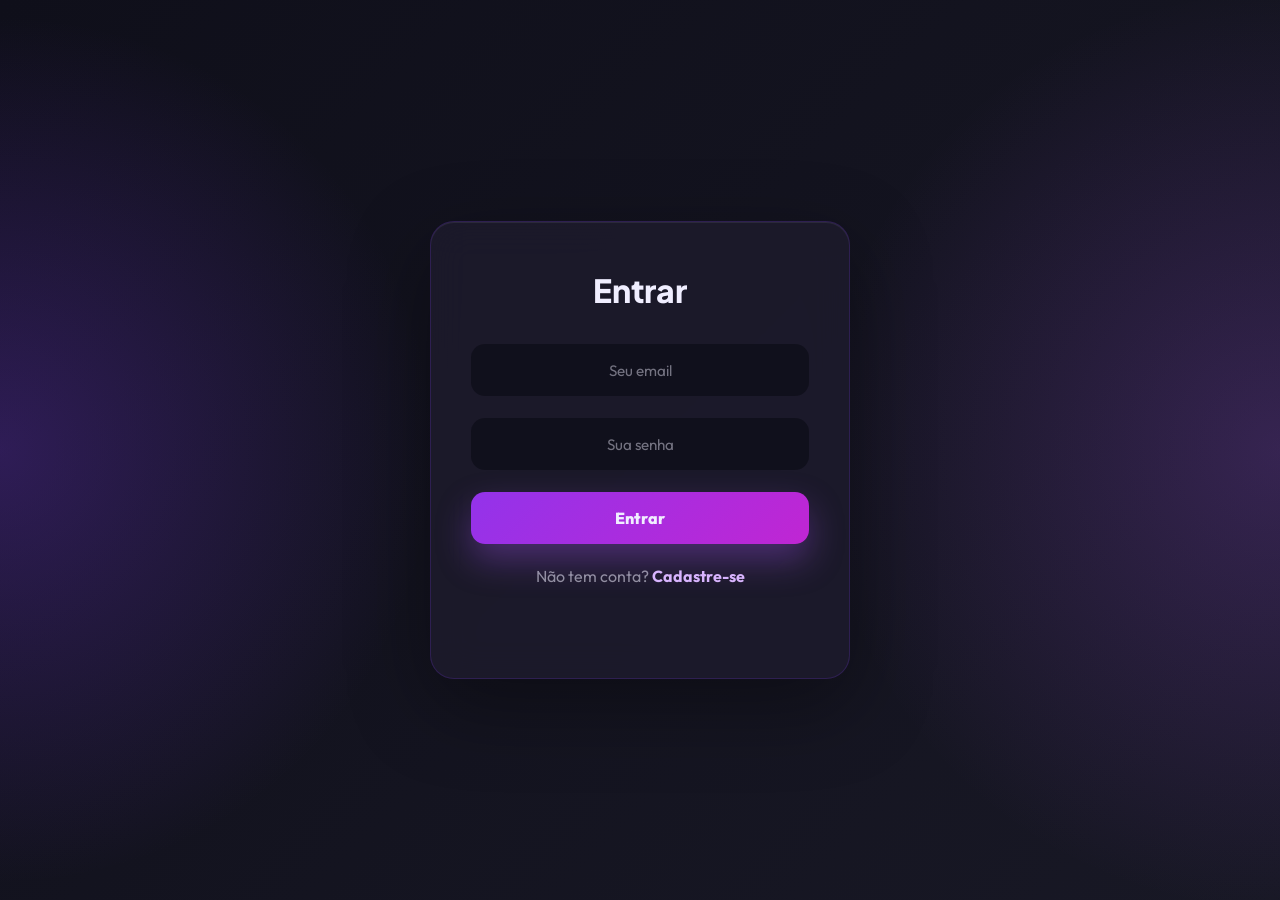
<file: login.html>
<!DOCTYPE html>
<html lang="pt-br">
<head>
  <meta charset="UTF-8">
  <meta name="viewport" content="width=device-width, initial-scale=1.0">
  
  <title>Login</title> 

  <link rel="stylesheet" href="css/base.css">
  <link rel="stylesheet" href="css/login.css">

</head>

<body id="pagina-login">

  <section id="login" class="page-section is-active">
    <div class="login-container">
      <form id="login-form">
        <h1>Entrar</h1>

        <input 
          type="email" 
          id="login-email" 
          placeholder="Seu email" 
          required
        >

        <input 
          type="password" 
          id="login-password" 
          placeholder="Sua senha" 
          required
        >

        <button type="submit" class="btn-login">Entrar</button>

        <p>
          Não tem conta?
          <a href="#register" id="show-register">Cadastre-se</a>
        </p>

        <p id="login-message"></p>
      </form>
    </div>
  </section>

  <section id="register" class="page-section">
    <div class="register-container">
      <form id="register-form">
        <h1>Cadastre-se</h1>

        <input 
          type="email" 
          id="register-email" 
          placeholder="Seu email" 
          required
        >

        <input 
          type="password" 
          id="register-password" 
          placeholder="Crie uma senha" 
          required
        >

        <button type="submit" class="btn-register">Criar conta</button>

        <p>
          Já tem conta?
          <a href="#login" id="show-login">Voltar</a>
        </p>

        <p id="register-message"></p>
      </form>
    </div>
  </section>



  <script type="module" src="script.js"></script>
</body>
</html>
</file>
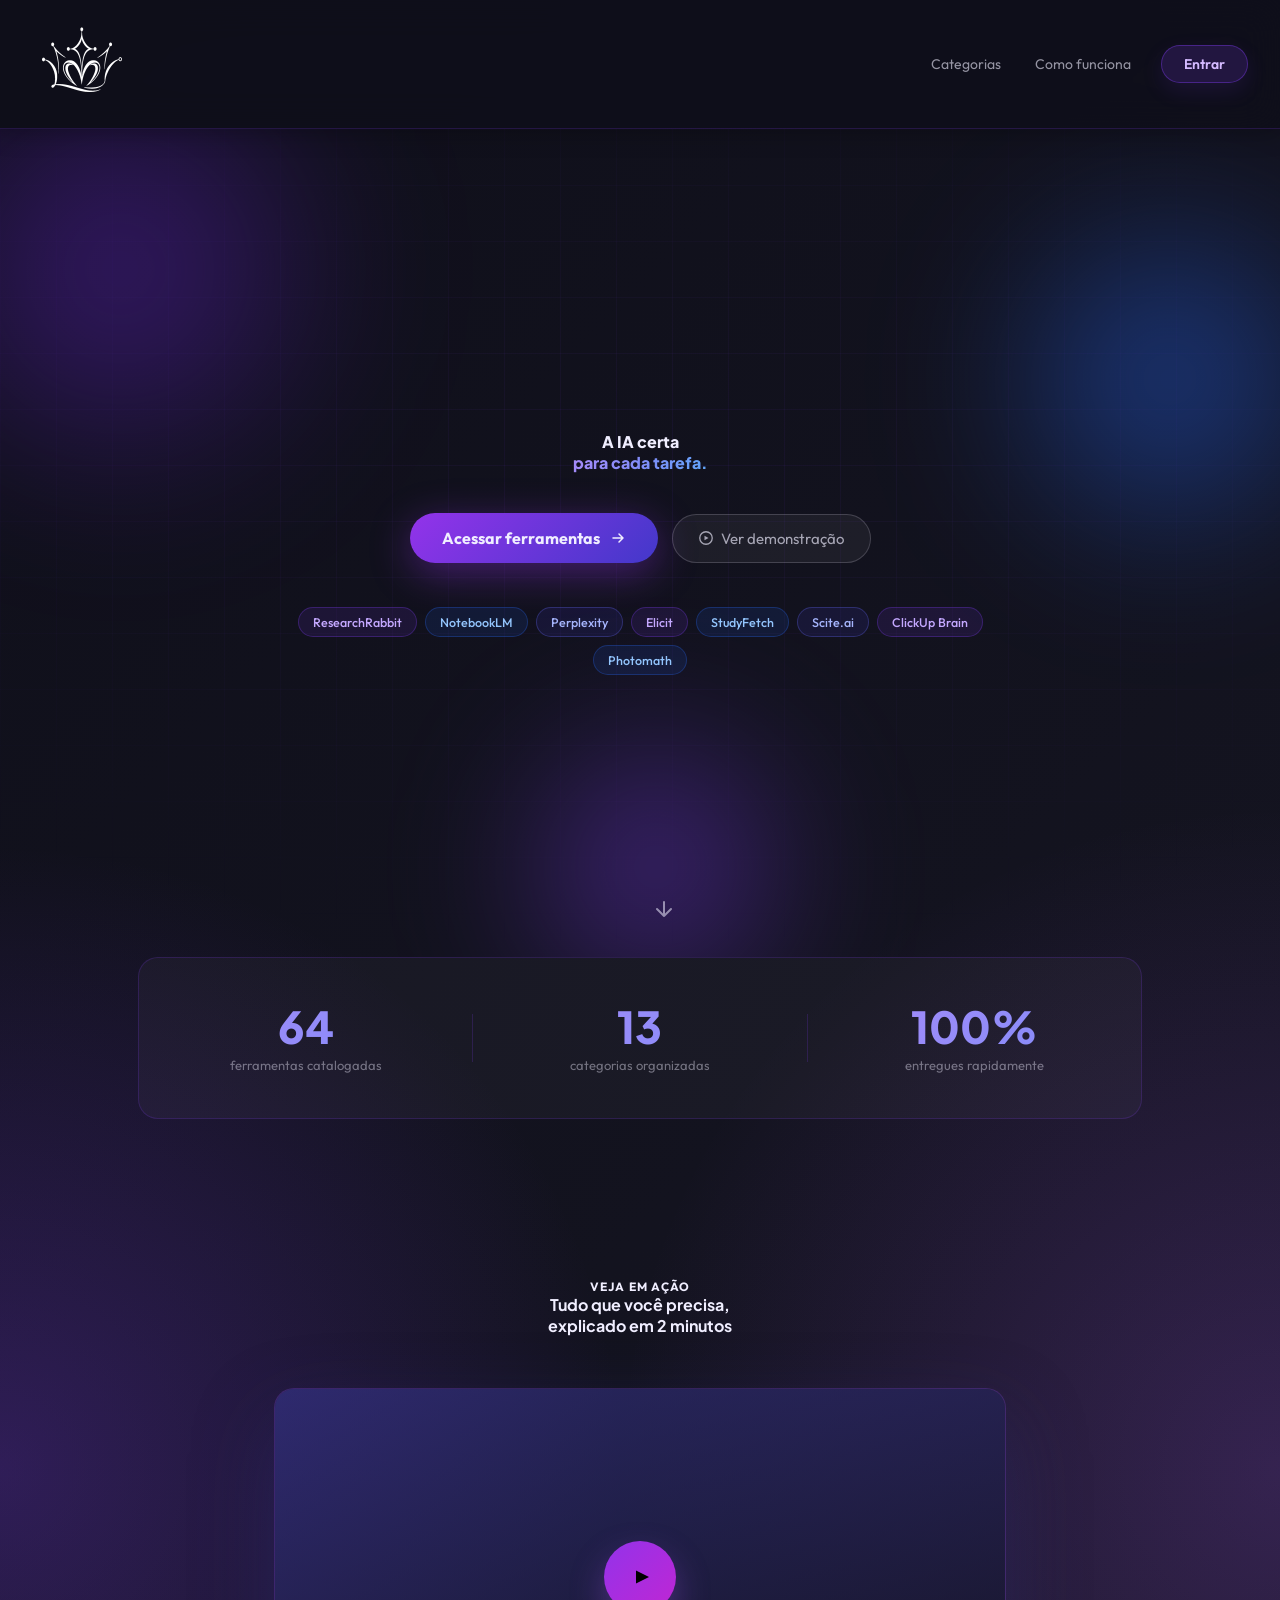
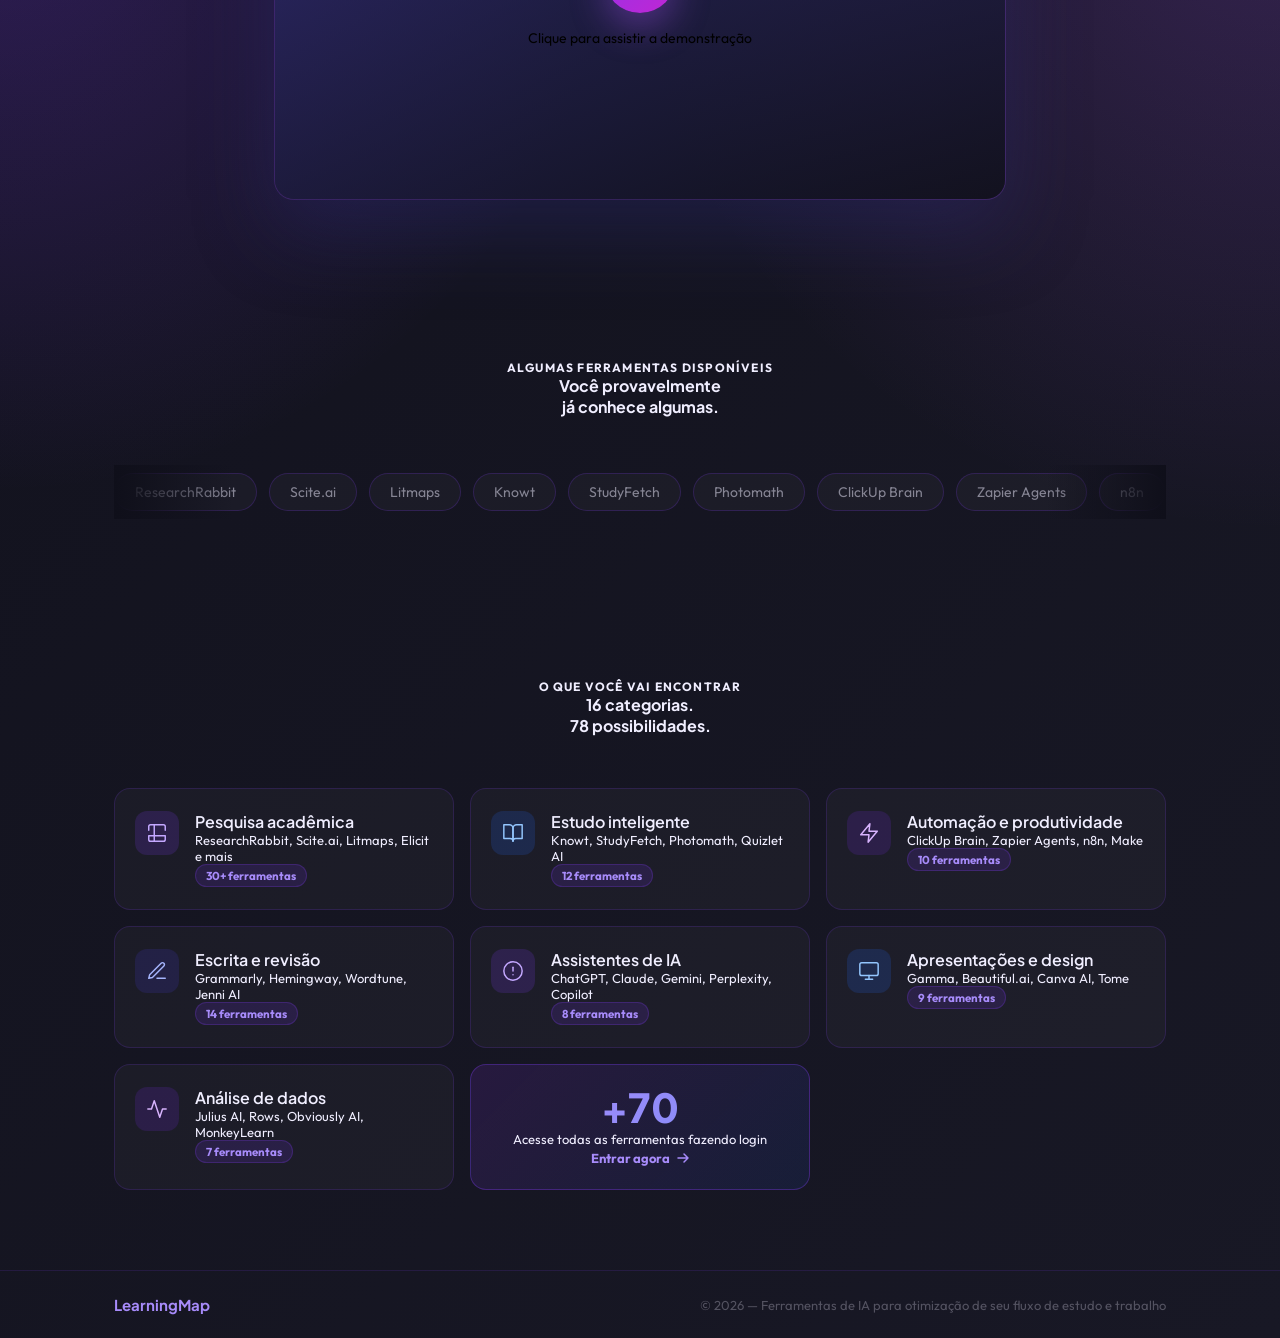
<file: main.html>
<!DOCTYPE html>
<html lang="pt-br">

<head>
    <meta charset="UTF-8">
    <meta name="viewport" content="width=device-width, initial-scale=1.0">
    <title>LearningMap — 78 ferramentas de IA para estudar melhor</title>
    <link rel="stylesheet" href="css/base.css">
    <link rel="stylesheet" href="css/main.css">
</head>

<body id="main">


    <header class="header-main">
        <div class="logo">
            <img src="/img/logotipo.jpg" alt="LearningMap">
        </div>
        <nav class="nav">
            <a href="#categorias" class="nav-link">Categorias</a>
            <a href="#como-funciona" class="nav-link" onclick="scrollToVideo()">Como funciona</a>
            <button onclick="window.location.href='login.html'" class="btn-entrar">
                Entrar
            </button>
        </nav>
        <button class="hamburger" aria-label="Menu" onclick="toggleMobileMenu()">
            <span></span><span></span><span></span>
        </button>
    </header>


    <section class="hero">
        <div class="hero-bg" aria-hidden="true">
            <div class="orb orb-1"></div>
            <div class="orb orb-2"></div>
            <div class="orb orb-3"></div>
            <div class="grid-lines"></div>
        </div>

        <div class="hero-inner">

            <h1 class="h1 animate-fade-up" style="animation-delay:.08s">
                A IA certa<br>
                <em>para cada tarefa.</em>
            </h1>

            <br></br>

            <div class="hero-actions animate-fade-up" style="animation-delay:.24s">
                <button onclick="window.location.href='login.html'" class="btn-primary">
                    Acessar ferramentas
                    <svg width="16" height="16" viewBox="0 0 16 16" fill="none" aria-hidden="true">
                        <path d="M3 8h10M9 4l4 4-4 4" stroke="currentColor" stroke-width="1.5" stroke-linecap="round"
                            stroke-linejoin="round" />
                    </svg>
                </button>
                <button class="btn-ghost" onclick="scrollToVideo()">
                    <svg width="14" height="14" viewBox="0 0 14 14" fill="none" aria-hidden="true">
                        <circle cx="7" cy="7" r="6.25" stroke="currentColor" stroke-width="1.3" />
                        <path d="M5.5 4.8l4 2.2-4 2.2V4.8z" fill="currentColor" />
                    </svg>
                    Ver demonstração
                </button>
            </div>

            <!-- PILLS FLUTUANTES NO HERO -->
            <div class="floating-pills animate-fade-up" style="animation-delay:.32s"
                aria-label="Exemplos de ferramentas disponíveis">
                <span class="pill pill-purple">ResearchRabbit</span>
                <span class="pill pill-blue">NotebookLM</span>
                <span class="pill pill-indigo">Perplexity</span>
                <span class="pill pill-purple">Elicit</span>
                <span class="pill pill-blue">StudyFetch</span>
                <span class="pill pill-indigo">Scite.ai</span>
                <span class="pill pill-purple">ClickUp Brain</span>
                <span class="pill pill-blue">Photomath</span>
            </div>
        </div>

        <!-- INDICADOR DE SCROLL -->
        <a href="#estatisticas" class="scroll-indicator animate-fade-up" style="animation-delay:.40s"
            aria-label="Rolar para baixo">
            <svg width="24" height="24" viewBox="0 0 24 24" fill="none" stroke="currentColor" stroke-width="2"
                stroke-linecap="round" stroke-linejoin="round" aria-hidden="true">
                <path d="M12 5v14M19 12l-7 7-7-7" />
            </svg>
        </a>
    </section>

    <!-- ───── STATS ───── -->
    <section class="stats-section" id="estatisticas">
        <div class="container">
            <div class="stats-grid">
                <div class="stat-card animate-fade-up" style="animation-delay:.0s">
                    <span class="stat-num" data-target="78">0</span>
                    <span class="stat-lbl">ferramentas catalogadas</span>
                </div>
                <div class="stat-sep" aria-hidden="true"></div>
                <div class="stat-card animate-fade-up" style="animation-delay:.08s">
                    <span class="stat-num" data-target="16">0</span>
                    <span class="stat-lbl">categorias organizadas</span>
                </div>
                <div class="stat-sep" aria-hidden="true"></div>
                <div class="stat-card animate-fade-up" style="animation-delay:.16s">
                    <span class="stat-num">100%</span>
                    <span class="stat-lbl">entregues rapidamente</span>
                </div>
            </div>
        </div>
    </section>

    <!-- ───── VÍDEO ───── -->
    <section class="video-section" id="video">
        <div class="container container-narrow">
            <div class="section-header">
                <p class="eyebrow">Veja em ação</p>
                <h2 class="h2">Tudo que você precisa,<br>explicado em 2 minutos</h2>
            </div>

            <div class="video-wrap" id="video-wrap">
                <!-- ══ SUBSTITUA O src ABAIXO PELO EMBED DO SEU VÍDEO ══
                     Exemplo YouTube: https://www.youtube.com/embed/SEU_ID?autoplay=1
                     O iframe fica oculto até o usuário clicar no play. -->
                <iframe id="iframe" class="iframe" src="" data-src="https://www.youtube.com/embed/iIA232nPbEU?si=t3svKs2xWDQTqMD7" allow="autoplay; fullscreen"
                    allowfullscreen title="Demonstração do LearningMap" style="display:none">
                </iframe>

                <button class="video-thumb" id="play-btn" aria-label="Reproduzir vídeo de demonstração"
                    onclick="playVideo()">
                    <div class="video-overlay">
                        <div class="play-circle">
                            <svg width="28" height="28" viewBox="0 0 28 28" fill="none" aria-hidden="true">
                                <path d="M10 7.5l13 6.5-13 6.5V7.5z" fill="currentColor" />
                            </svg>
                        </div>
                        <p class="video-hint">Clique para assistir a demonstração</p>
                    </div>
                    <!-- Caso queira uma imagem de capa, adicione abaixo: -->
                    <!-- <img src="/img/video-thumb.jpg" alt=""> -->
                </button>
            </div>
        </div>
    </section>

    <section class="tools-section">
        <div class="container">
            <div class="section-header">
                <p class="eyebrow">Algumas ferramentas disponíveis</p>
                <h2 class="h2">Você provavelmente<br>já conhece algumas.</h2>
            </div>

            <div class="tools-marquee-wrap" aria-label="Ferramentas disponíveis no LearningMap">
                <div class="tools-marquee">
                    <div class="tools-track">
                        <span class="tool-tag">ResearchRabbit</span>
                        <span class="tool-tag">Scite.ai</span>
                        <span class="tool-tag">Litmaps</span>
                        <span class="tool-tag">Knowt</span>
                        <span class="tool-tag">StudyFetch</span>
                        <span class="tool-tag">Photomath</span>
                        <span class="tool-tag">ClickUp Brain</span>
                        <span class="tool-tag">Zapier Agents</span>
                        <span class="tool-tag">n8n</span>
                        <span class="tool-tag">Perplexity</span>
                        <span class="tool-tag">NotebookLM</span>
                        <span class="tool-tag">Elicit</span>
                        <span class="tool-tag">Gamma</span>
                        <span class="tool-tag">Grammarly</span>
                        <span class="tool-tag">Julius AI</span>
                        <span class="tool-tag">Jenni AI</span>
                        <span class="tool-tag">Tome</span>
                        <span class="tool-tag">Beautiful.ai</span>
                        <!-- duplicado para loop contínuo -->
                        <span class="tool-tag">ResearchRabbit</span>
                        <span class="tool-tag">Scite.ai</span>
                        <span class="tool-tag">Litmaps</span>
                        <span class="tool-tag">Knowt</span>
                        <span class="tool-tag">StudyFetch</span>
                        <span class="tool-tag">Photomath</span>
                        <span class="tool-tag">ClickUp Brain</span>
                        <span class="tool-tag">Zapier Agents</span>
                        <span class="tool-tag">n8n</span>
                        <span class="tool-tag">Perplexity</span>
                        <span class="tool-tag">NotebookLM</span>
                        <span class="tool-tag">Elicit</span>
                        <span class="tool-tag">Gamma</span>
                        <span class="tool-tag">Grammarly</span>
                        <span class="tool-tag">Julius AI</span>
                        <span class="tool-tag">Jenni AI</span>
                        <span class="tool-tag">Tome</span>
                        <span class="tool-tag">Beautiful.ai</span>
                    </div>
                </div>
            </div>
        </div>
    </section>

    <!-- ───── CATEGORIAS ───── -->
    <section class="cats-section" id="categorias">
        <div class="container">
            <div class="section-header">
                <p class="eyebrow">O que você vai encontrar</p>
                <h2 class="h2">16 categorias.<br>78 possibilidades.</h2>
            </div>

            <div class="cats-grid">
                <div class="cat-card animate-fade-up" style="animation-delay:.0s">
                    <div class="cat-icon icon-purple">
                        <svg width="22" height="22" viewBox="0 0 24 24" fill="none" stroke="currentColor"
                            stroke-width="1.6" stroke-linecap="round" stroke-linejoin="round" aria-hidden="true">
                            <path
                                d="M9 3H5a2 2 0 0 0-2 2v4m6-6h10a2 2 0 0 1 2 2v4M9 3v18m0 0h10a2 2 0 0 0 2-2v-4M9 21H5a2 2 0 0 1-2-2v-4m0 0h18" />
                        </svg>
                    </div>
                    <div>
                        <h3 class="cat-title">Pesquisa acadêmica</h3>
                        <p class="cat-desc">ResearchRabbit, Scite.ai, Litmaps, Elicit e mais</p>
                        <span class="cat-count">30+ ferramentas</span>
                    </div>
                </div>

                <div class="cat-card animate-fade-up" style="animation-delay:.06s">
                    <div class="cat-icon icon-blue">
                        <svg width="22" height="22" viewBox="0 0 24 24" fill="none" stroke="currentColor"
                            stroke-width="1.6" stroke-linecap="round" stroke-linejoin="round" aria-hidden="true">
                            <path d="M2 3h6a4 4 0 0 1 4 4v14a3 3 0 0 0-3-3H2z" />
                            <path d="M22 3h-6a4 4 0 0 0-4 4v14a3 3 0 0 1 3-3h7z" />
                        </svg>
                    </div>
                    <div>
                        <h3 class="cat-title">Estudo inteligente</h3>
                        <p class="cat-desc">Knowt, StudyFetch, Photomath, Quizlet AI</p>
                        <span class="cat-count">12 ferramentas</span>
                    </div>
                </div>

                <div class="cat-card animate-fade-up" style="animation-delay:.12s">
                    <div class="cat-icon icon-violet">
                        <svg width="22" height="22" viewBox="0 0 24 24" fill="none" stroke="currentColor"
                            stroke-width="1.6" stroke-linecap="round" stroke-linejoin="round" aria-hidden="true">
                            <polygon points="13 2 3 14 12 14 11 22 21 10 12 10 13 2" />
                        </svg>
                    </div>
                    <div>
                        <h3 class="cat-title">Automação e produtividade</h3>
                        <p class="cat-desc">ClickUp Brain, Zapier Agents, n8n, Make</p>
                        <span class="cat-count">10 ferramentas</span>
                    </div>
                </div>

                <div class="cat-card animate-fade-up" style="animation-delay:.18s">
                    <div class="cat-icon icon-indigo">
                        <svg width="22" height="22" viewBox="0 0 24 24" fill="none" stroke="currentColor"
                            stroke-width="1.6" stroke-linecap="round" stroke-linejoin="round" aria-hidden="true">
                            <path d="M12 20h9" />
                            <path d="M16.5 3.5a2.121 2.121 0 0 1 3 3L7 19l-4 1 1-4L16.5 3.5z" />
                        </svg>
                    </div>
                    <div>
                        <h3 class="cat-title">Escrita e revisão</h3>
                        <p class="cat-desc">Grammarly, Hemingway, Wordtune, Jenni AI</p>
                        <span class="cat-count">14 ferramentas</span>
                    </div>
                </div>

                <div class="cat-card animate-fade-up" style="animation-delay:.24s">
                    <div class="cat-icon icon-purple">
                        <svg width="22" height="22" viewBox="0 0 24 24" fill="none" stroke="currentColor"
                            stroke-width="1.6" stroke-linecap="round" stroke-linejoin="round" aria-hidden="true">
                            <circle cx="12" cy="12" r="10" />
                            <line x1="12" y1="8" x2="12" y2="12" />
                            <line x1="12" y1="16" x2="12.01" y2="16" />
                        </svg>
                    </div>
                    <div>
                        <h3 class="cat-title">Assistentes de IA</h3>
                        <p class="cat-desc">ChatGPT, Claude, Gemini, Perplexity, Copilot</p>
                        <span class="cat-count">8 ferramentas</span>
                    </div>
                </div>

                <div class="cat-card animate-fade-up" style="animation-delay:.30s">
                    <div class="cat-icon icon-blue">
                        <svg width="22" height="22" viewBox="0 0 24 24" fill="none" stroke="currentColor"
                            stroke-width="1.6" stroke-linecap="round" stroke-linejoin="round" aria-hidden="true">
                            <rect x="2" y="3" width="20" height="14" rx="2" />
                            <line x1="8" y1="21" x2="16" y2="21" />
                            <line x1="12" y1="17" x2="12" y2="21" />
                        </svg>
                    </div>
                    <div>
                        <h3 class="cat-title">Apresentações e design</h3>
                        <p class="cat-desc">Gamma, Beautiful.ai, Canva AI, Tome</p>
                        <span class="cat-count">9 ferramentas</span>
                    </div>
                </div>

                <div class="cat-card animate-fade-up" style="animation-delay:.36s">
                    <div class="cat-icon icon-violet">
                        <svg width="22" height="22" viewBox="0 0 24 24" fill="none" stroke="currentColor"
                            stroke-width="1.6" stroke-linecap="round" stroke-linejoin="round" aria-hidden="true">
                            <polyline points="22 12 18 12 15 21 9 3 6 12 2 12" />
                        </svg>
                    </div>
                    <div>
                        <h3 class="cat-title">Análise de dados</h3>
                        <p class="cat-desc">Julius AI, Rows, Obviously AI, MonkeyLearn</p>
                        <span class="cat-count">7 ferramentas</span>
                    </div>
                </div>

                <div class="cat-card cat-card-cta animate-fade-up" style="animation-delay:.42s"
                    onclick="window.location.href='login.html'">
                    <div class="cat-more-inner">
                        <span class="cat-more-num">+70</span>
                        <p class="cat-more-txt">Acesse todas as ferramentas fazendo login</p>
                        <span class="cat-more-link">
                            Entrar agora
                            <svg width="14" height="14" viewBox="0 0 14 14" fill="none" aria-hidden="true">
                                <path d="M2 7h10M8 3l4 4-4 4" stroke="currentColor" stroke-width="1.5"
                                    stroke-linecap="round" stroke-linejoin="round" />
                            </svg>
                        </span>
                    </div>
                </div>
            </div>
        </div>
    </section>

    <footer class="footer">
        <div class="container">
            <span class="footer-logo">LearningMap</span>
            <span class="footer-copy">© 2026 — Ferramentas de IA para otimização de seu fluxo de estudo e trabalho</span>
        </div>
    </footer>

    <script src="script.js" type="module"></script>
    <script>
        /* ── Reproduzir vídeo ── */
        function playVideo() {
            const btn = document.getElementById('play-btn');
            const iframe = document.getElementById('iframe');
            const src = iframe.dataset.src;
            if (!src || src === 'SEU_VIDEO_EMBED_AQUI') {
                alert('Configure o link do vídeo no atributo data-src do iframe.');
                return;
            }
            iframe.src = src;
            iframe.style.display = 'block';
            btn.style.display = 'none';
        }

        function scrollToVideo() {
            document.getElementById('video').scrollIntoView({ behavior: 'smooth' });
        }

        function toggleMobileMenu() {
            document.querySelector('.nav').classList.toggle('nav-open');
        }

        /* ── Contador animado para os stats ── */
        function animateCount(el) {
            const target = parseInt(el.dataset.target, 10);
            if (!target) return;
            const duration = 1400;
            const start = performance.now();
            function step(now) {
                const elapsed = now - start;
                const progress = Math.min(elapsed / duration, 1);
                const eased = 1 - Math.pow(1 - progress, 3);
                el.textContent = Math.round(eased * target);
                if (progress < 1) requestAnimationFrame(step);
            }
            requestAnimationFrame(step);
        }

        /* ── IntersectionObserver para animar ao entrar na tela ── */
        const io = new IntersectionObserver((entries) => {
            entries.forEach(entry => {
                if (entry.isIntersecting) {
                    entry.target.classList.add('is-visible');
                    const counter = entry.target.querySelector('[data-target]');
                    if (counter) animateCount(counter);
                    io.unobserve(entry.target);
                }
            });
        }, { threshold: 0.15 });

        document.querySelectorAll('.animate-fade-up, .stats-section, .step, .cat-card').forEach(el => io.observe(el));
    </script>
    </script>
</body>

</html>
</file>
<file: css/base.css>
@import url('https://fonts.googleapis.com/css2?family=Outfit:wght@300;400;500&family=Plus+Jakarta+Sans:wght@700;800&display=swap');

:root {
    --bg: #0f0f1a;
    --principal: #f0eeff;
    --secundaria: rgba(240, 238, 255, 0.55);
    --roxo: #7c3aed;
    --roxo-escuro: #1e1b2e;
    --roxo-claro: #a78bfa;
    --azul: #2563eb;
    --texto-claro: #f0eeff;
    --texto-secundario: rgba(240, 238, 255, 0.55);
    --card-bg: rgba(30, 27, 46, 0.78);
    --borda: rgba(124, 58, 237, 0.2);
    --sombra: 0 18px 45px rgba(0, 0, 0, 0.28);
}

* {
    box-sizing: border-box;
    margin: 0;
    padding: 0;
}

html {
    scroll-behavior: smooth;
}

body {
    font-family: 'Outfit', Arial, sans-serif;
    font-weight: 400;
    color: var(--principal);
    background: var(--bg);
}

h1,
h2,
h3 {
    font-family: 'Plus Jakarta Sans', Arial, sans-serif;
    font-weight: 800;
}

button,
input,
textarea,
select {
    font: inherit;
}

/* ===== Sistema geral de seções ===== */

.page-section {
    display: none;
}

.page-section.is-active {
    display: block;
}

.page-section.is-active.flex-section {
    display: flex;
}
</file>
<file: css/main.css>
@charset "UTF-8";

/* ═══════════════════════════════════════════════════════════════
   main.css — LearningMap Landing Page
   Funciona junto com base.css (que traz as variáveis CSS e reset)
   Mantém o padrão visual escuro/roxo e o background próprio da landing.
   ═══════════════════════════════════════════════════════════════ */

/* ════════════════════════════════
   BASE DA PÁGINA
   ════════════════════════════════ */
#main {
    font-family: 'Outfit', Arial, sans-serif;
    background:
        radial-gradient(circle at left,  rgba(124, 58, 237, 0.28), transparent 32%),
        radial-gradient(circle at right, rgba(168, 85, 247, 0.22), transparent 34%),
        linear-gradient(135deg, #0f0f1a, #181825);
    color: #f0eeff;
    overflow-x: hidden;
    min-height: 100vh;
}

/* reset dos seletores genéricos que base.css pode ter herdado */
#main h1,
#main h2,
#main h3 {
    width: auto;
    margin: 0;
    font-size: inherit;
    line-height: inherit;
    letter-spacing: inherit;
    color: inherit;
}
#main p {
    width: auto;
    margin: 0;
    color: inherit;
    line-height: inherit;
}

/* ── Utilitários de layout ── */
.container {
    max-width: 1100px;
    margin: 0 auto;
    padding: 0 24px;
}
.container-narrow {
    max-width: 780px;
}

/* ── Animações de entrada ── */
.animate-fade-up {
    opacity: 0;
    transform: translateY(28px);
    transition: opacity .65s cubic-bezier(.22,1,.36,1),
                transform .65s cubic-bezier(.22,1,.36,1);
}
.animate-fade-up.is-visible {
    opacity: 1;
    transform: translateY(0);
}


/* ════════════════════════════════
   HEADER
   ════════════════════════════════ */
.header-main {
    position: sticky;
    top: 0;
    z-index: 100;
    display: flex;
    align-items: center;
    justify-content: space-between;
    padding: 14px 32px;
    background: rgba(15, 15, 26, 0.78);
    backdrop-filter: blur(18px);
    -webkit-backdrop-filter: blur(18px);
    border-bottom: 1px solid rgba(124, 58, 237, 0.2);
    box-shadow: 0 2px 24px rgba(0, 0, 0, 0.3);
}

.logo img                                    {
    display: block;
    width: 100px;
    height: 100px;
    object-fit: contain;
    border-radius: 10px;
}

.nav {
    display: flex;
    align-items: center;
    gap: 6px;
}

.nav-link {
    color: rgba(240, 238, 255, 0.60);
    text-decoration: none;
    font-size: 14px;
    padding: 7px 14px;
    border-radius: 8px;
    transition: color .2s, background .2s;
}
.nav-link:hover {
    color: #f0eeff;
    background: rgba(124, 58, 237, 0.15);
}

/* botão Entrar no header — mantém classe do projeto original tbm */
.btn-entrar,
.sidebar-btn {
    display: inline-flex;
    align-items: center;
    justify-content: center;
    margin-left: 10px;
    padding: 9px 22px;
    border-radius: 99px;
    background: rgba(124, 58, 237, 0.18);
    border: 1px solid rgba(124, 58, 237, 0.42);
    color: #d4baff;
    font-size: 14px;
    font-weight: 600;
    cursor: pointer;
    text-decoration: none;
    transition: background .2s, border-color .2s, color .2s, transform .2s, box-shadow .2s;
    font-family: inherit;
    box-shadow: 0 8px 22px rgba(124, 58, 237, 0.12);
}
.btn-entrar:hover,
.sidebar-btn:hover {
    background: rgba(124, 58, 237, 0.35);
    border-color: rgba(124, 58, 237, 0.65);
    color: #f0eeff;
    transform: translateY(-2px);
    box-shadow: 0 14px 30px rgba(124, 58, 237, 0.28);
}

.hamburger {
    display: none;
    flex-direction: column;
    gap: 5px;
    background: none;
    border: none;
    cursor: pointer;
    padding: 4px;
}
.hamburger span {
    display: block;
    width: 22px;
    height: 2px;
    background: #d4baff;
    border-radius: 2px;
}

@media (max-width: 640px) {
    .hamburger { display: flex; }
    .nav {
        display: none;
        position: absolute;
        top: 72px;
        left: 0; right: 0;
        flex-direction: column;
        background: #0f0f1a;
        padding: 16px 20px 24px;
        gap: 4px;
        border-bottom: 1px solid rgba(124,58,237,.2);
    }
    .nav.nav-open { display: flex; }
    .btn-entrar, body#main .sidebar-btn {
        margin-left: 0;
        width: 100%;
        text-align: center;
        margin-top: 8px;
    }
}


/* ════════════════════════════════
   HERO
   ════════════════════════════════ */
.hero {
    position: relative;
    min-height: 92vh;
    display: flex;
    align-items: center;
    justify-content: center;
    text-align: center;
    overflow: hidden;
    padding: 80px 24px 60px;
}

/* fundo: orbes + grade */
.hero-bg {
    position: absolute;
    inset: 0;
    pointer-events: none;
}

.orb {
    position: absolute;
    border-radius: 50%;
    filter: blur(70px);
    opacity: 0.55;
}
.orb-1 {
    width: 520px; height: 520px;
    background: radial-gradient(circle, #5b21b6 0%, transparent 70%);
    top: -120px; left: -140px;
    animation: float1 9s ease-in-out infinite;
}
.orb-2 {
    width: 420px; height: 420px;
    background: radial-gradient(circle, #2563eb 0%, transparent 70%);
    top: 40px; right: -100px;
    animation: float2 11s ease-in-out infinite;
}
.orb-3 {
    width: 340px; height: 340px;
    background: radial-gradient(circle, #7c3aed 0%, transparent 70%);
    bottom: -80px; left: 38%;
    animation: float1 13s ease-in-out infinite reverse;
}

@keyframes float1 {
    0%, 100% { transform: translate(0, 0); }
    50%       { transform: translate(28px, -28px); }
}
@keyframes float2 {
    0%, 100% { transform: translate(0, 0); }
    50%       { transform: translate(-20px, 20px); }
}

.grid-lines {
    position: absolute;
    inset: 0;
    background-image:
        linear-gradient(rgba(124, 58, 237, 0.07) 1px, transparent 1px),
        linear-gradient(90deg, rgba(124, 58, 237, 0.07) 1px, transparent 1px);
    background-size: 56px 56px;
    mask-image: radial-gradient(ellipse 80% 60% at 50% 40%, black, transparent);
    -webkit-mask-image: radial-gradient(ellipse 80% 60% at 50% 40%, black, transparent);
}

.hero-inner {
    position: relative;
    z-index: 2;
    max-width: 740px;
    margin: 0 auto;
}

/* badge topo */
.badge {
    display: inline-flex;
    align-items: center;
    gap: 8px;
    padding: 6px 18px;
    border-radius: 99px;
    background: rgba(124, 58, 237, 0.15);
    border: 1px solid rgba(124, 58, 237, 0.35);
    color: #c4a8ff;
    font-size: 13px;
    font-weight: 500;
    margin-bottom: 28px;
}
.badge-dot {
    width: 7px; height: 7px;
    border-radius: 50%;
    background: #7c3aed;
    box-shadow: 0 0 8px #7c3aed;
    animation: pulse-dot 2s ease-in-out infinite;
    flex-shrink: 0;
}
@keyframes pulse-dot {
    0%, 100% { opacity: 1; box-shadow: 0 0 8px #7c3aed; }
    50%       { opacity: .55; box-shadow: 0 0 3px #7c3aed; }
}

/* headline */
.h1 {
    font-family: 'Plus Jakarta Sans', Arial, sans-serif;
    letter-spacing: 0;
    color: #f0eeff;
    margin-bottom: 22px;
    
    
}
.h1 em {
    font-style: normal;
    background: linear-gradient(110deg, #a78bfa, #818cf8, #60a5fa);
    -webkit-background-clip: text;
    -webkit-text-fill-color: transparent;
    background-clip: text;
}    

#main .sub {
    font-size: clamp(15px, 2.2vw, 18px);
    line-height: 1.65;
    color: rgba(240, 238, 255, 0.58);
    max-width: 560px;
    margin: 0 auto 36px;
    text-align: center;
}

/* botões hero */
.hero-actions {
    display: flex;
    align-items: center;
    justify-content: center;
    gap: 14px;
    flex-wrap: wrap;
    margin-bottom: 44px;
}

.btn-primary {
    display: inline-flex;
    align-items: center;
    gap: 10px;
    padding: 15px 32px;
    border-radius: 99px;
    background: linear-gradient(135deg, #9333ea, #4338ca);
    color: #f0eeff;
    font-size: 16px;
    font-weight: 700;
    border: none;
    cursor: pointer;
    box-shadow: 0 10px 40px rgba(147, 51, 234, 0.4);
    transition: transform .2s, box-shadow .2s;
    font-family: inherit;
}
.btn-primary:hover {
    transform: translateY(-2px);
    box-shadow: 0 16px 50px rgba(147, 51, 234, 0.55);
}
.btn-primary:active { transform: translateY(0); }

.btn-ghost {
    display: inline-flex;
    align-items: center;
    gap: 8px;
    padding: 14px 26px;
    border-radius: 99px;
    background: rgba(240, 238, 255, 0.05);
    border: 1px solid rgba(240, 238, 255, 0.18);
    color: rgba(240, 238, 255, 0.65);
    font-size: 15px;
    cursor: pointer;
    transition: border-color .2s, color .2s, background .2s;
    font-family: inherit;
}
.btn-ghost:hover {
    border-color: rgba(124, 58, 237, 0.5);
    color: #f0eeff;
    background: rgba(124, 58, 237, 0.1);
}

/* pills flutuantes */
.floating-pills {
    display: flex;
    flex-wrap: wrap;
    gap: 8px;
    justify-content: center;
}
.pill {
    padding: 6px 14px;
    border-radius: 99px;
    font-size: 12.5px;
    font-weight: 500;
    border: 1px solid;
    white-space: nowrap;
}
.pill-purple { background: rgba(124,58,237,.12); border-color: rgba(124,58,237,.30); color: #c4a8ff; }
.pill-blue   { background: rgba(37,99,235,.12);  border-color: rgba(37,99,235,.30);  color: #93c5fd; }
.pill-indigo { background: rgba(67,56,202,.14);  border-color: rgba(99,102,241,.30); color: #a5b4fc; }

/* indicador de scroll */
.scroll-indicator {
    position: absolute;
    bottom: 24px;
    left: 50%;
    transform: translateX(-50%);
    color: rgba(240, 238, 255, 0.55);
    display: flex;
    justify-content: center;
    align-items: center;
    padding: 12px;
    border-radius: 50%;
    transition: color .3s, background .3s, transform .3s;
    animation: bounce-scroll 2.5s infinite cubic-bezier(0.45, 0, 0.55, 1);
}
.scroll-indicator:hover {
    color: #c4a8ff;
    background: rgba(124, 58, 237, 0.18);
}
@keyframes bounce-scroll {
    0%, 20%, 50%, 80%, 100% { transform: translate(-50%, 0); }
    40% { transform: translate(-50%, -8px); }
    60% { transform: translate(-50%, -4px); }
}


/* ════════════════════════════════
   STATS
   ════════════════════════════════ */
.stats-section {
    padding: 0 24px;
    margin: 0 auto 80px;
    max-width: 1100px;
}
.stats-grid {
    display: flex;
    align-items: center;
    justify-content: center;
    background: rgba(240,238,255,0.03);
    border: 1px solid rgba(124,58,237,.20);
    border-radius: 20px;
    padding: 32px 0;
    flex-wrap: wrap;
}
.stat-card {
    flex: 1;
    min-width: 130px;
    text-align: center;
    padding: 12px 24px;
}
.stat-num {
    display: block;
    font-family: 'Plus Jakarta Sans', Arial, sans-serif;
    font-size: clamp(28px, 4vw, 44px);
    font-weight: 800;
    background: linear-gradient(135deg, #a78bfa, #818cf8);
    -webkit-background-clip: text;
    -webkit-text-fill-color: transparent;
    background-clip: text;
    line-height: 1.1;
    margin-bottom: 4px;
}
.stat-lbl {
    font-size: 13px;
    color: rgba(240,238,255,.42);
    line-height: 1.3;
}
.stat-sep {
    width: 1px; height: 48px;
    background: rgba(124,58,237,.20);
    flex-shrink: 0;
}
@media (max-width: 520px) {
    .stats-grid { flex-direction: column; gap: 20px; }
    .stat-sep   { width: 48px; height: 1px; }
}


/* ════════════════════════════════
   CABEÇALHOS DE SEÇÃO (genérico)
   ════════════════════════════════ */
.section-header {
    text-align: center;
    margin-bottom: 52px;
}
.eyebrow {
    font-size: 12px;
    font-weight: 700;
    letter-spacing: 1.2px;
    text-transform: uppercase;
    color: var(--roxo);      /* usa variável do base.css */
    margin-bottom: 12px;
}
.eyebrow-light { color: #a78bfa; }
.h2 {
    font-family: 'Plus Jakarta Sans', Arial, sans-serif;
    font-size: clamp(26px, 4vw, 42px);
    font-weight: 700;
    line-height: 1.18;
    letter-spacing: 0;
    color: #f0eeff;
}


/* ════════════════════════════════
   VÍDEO
   ════════════════════════════════ */
.video-section {
    padding: 80px 24px;
    margin: 0 auto;
}
.video-wrap {
    position: relative;
    border-radius: 20px;
    overflow: hidden;
    background: rgba(240,238,255,.03);
    border: 1px solid rgba(124,58,237,.25);
    aspect-ratio: 16 / 9;
    box-shadow: 0 32px 80px rgba(49,46,129,.35);
}
.iframe {
    width: 100%; height: 100%;
    border: none;
    display: block;
}
.video-thumb {
    position: absolute;
    inset: 0;
    width: 100%; height: 100%;
    background: linear-gradient(160deg, rgba(49,46,129,.7) 0%, rgba(15,15,26,.85) 100%);
    border: none;
    cursor: pointer;
    display: flex;
    align-items: center;
    justify-content: center;
    padding: 0;
    transition: background .3s;
}
.video-thumb:hover {
    background: linear-gradient(160deg, rgba(49,46,129,.55) 0%, rgba(15,15,26,.72) 100%);
}
.video-thumb img {
    position: absolute;
    inset: 0;
    width: 100%; height: 100%;
    object-fit: cover;
    z-index: 0;
}
.video-overlay {
    position: relative;
    z-index: 1;
    display: flex;
    flex-direction: column;
    align-items: center;
    gap: 16px;
}
.play-circle {
    width: 72px; height: 72px;
    border-radius: 50%;
    background: linear-gradient(135deg, #9333ea, #c026d3);
    display: flex;
    align-items: center;
    justify-content: center;
    box-shadow: 0 16px 34px rgba(168,85,247,.34);
    animation: pulse-ring 2.2s cubic-bezier(.4,0,.6,1) infinite;
    transition: transform .2s;
}
.video-thumb:hover .play-circle { transform: scale(1.08); }
@keyframes pulse-ring {
    0%   { box-shadow: 0 0 0 0   rgba(147,51,234,.55); }
    70%  { box-shadow: 0 0 0 18px rgba(147,51,234,0); }
    100% { box-shadow: 0 0 0 0   rgba(147,51,234,0); }
}
.video-hint {
    color: rgba(240,238,255,.70);
    font-size: 14px;
}


/* ════════════════════════════════
   CATEGORIAS
   ════════════════════════════════ */
.cats-section {
    padding: 80px 24px;
}
.cats-grid {
    display: grid;
    grid-template-columns: repeat(auto-fill, minmax(280px, 1fr));
    gap: 16px;
}

.cat-card {
    display: flex;
    align-items: flex-start;
    gap: 16px;
    padding: 22px 20px;
    background: rgba(240,238,255,.03);
    border: 1px solid rgba(124,58,237,.18);
    border-radius: 16px;
    transition: border-color .25s, background .25s, transform .25s;
}
.cat-card:hover {
    border-color: rgba(124,58,237,.45);
    background: rgba(124,58,237,.07);
    transform: translateY(-3px);
}

.cat-icon {
    width: 44px; height: 44px;
    border-radius: 12px;
    display: flex;
    align-items: center;
    justify-content: center;
    flex-shrink: 0;
}
.icon-purple { background: rgba(124,58,237,.18); color: #c4a8ff; }
.icon-blue   { background: rgba(37,99,235,.18);  color: #93c5fd; }
.icon-violet { background: rgba(109,40,217,.18); color: #d8b4fe; }
.icon-indigo { background: rgba(67,56,202,.18);  color: #a5b4fc; }

.cat-title {
    font-size: 15px;
    font-weight: 600;
    color: #f0eeff;
    margin-bottom: 4px;
}
.cat-desc {
    font-size: 13px;
    color: rgba(240,238,255,.42);
    line-height: 1.45;
    margin-bottom: 8px;
}
.cat-count {
    display: inline-block;
    font-size: 11.5px;
    font-weight: 700;
    padding: 3px 10px;
    border-radius: 99px;
    background: rgba(124,58,237,.15);
    color: #a78bfa;
    border: 1px solid rgba(124,58,237,.25);
}

/* card CTA de login */
.cat-card-cta {
    cursor: pointer;
    background: linear-gradient(135deg, rgba(147,51,234,.14), rgba(37,99,235,.10));
    border-color: rgba(124,58,237,.35);
    align-items: center;
    justify-content: center;
}
.cat-card-cta:hover {
    background: linear-gradient(135deg, rgba(147,51,234,.26), rgba(37,99,235,.18));
    border-color: rgba(124,58,237,.60);
}
.cat-more-inner { text-align: center; }
.cat-more-num {
    font-family: 'Plus Jakarta Sans', Arial, sans-serif;
    font-size: 40px;
    font-weight: 800;
    display: block;
    background: linear-gradient(135deg, #a78bfa, #818cf8);
    -webkit-background-clip: text;
    -webkit-text-fill-color: transparent;
    background-clip: text;
    margin-bottom: 4px;
    line-height: 1;
}
.cat-more-txt {
    font-size: 13px;
    color: rgba(240,238,255,.52);
    margin-bottom: 14px;
    line-height: 1.4;
}
.cat-more-link {
    display: inline-flex;
    align-items: center;
    gap: 6px;
    font-size: 13px;
    font-weight: 700;
    color: #a78bfa;
}


/* ════════════════════════════════
   COMO FUNCIONA
   ════════════════════════════════ */
.how-section {
    padding: 80px 24px;
    margin: 0 auto;
}
.steps {
    display: flex;
    flex-direction: column;
    position: relative;
}
.step {
    display: grid;
    grid-template-columns: 56px 1fr;
    gap: 0 24px;
    align-items: flex-start;
    position: relative;
    padding-bottom: 40px;
}
.step:last-child { padding-bottom: 0; }

.step-num {
    font-family: 'Plus Jakarta Sans', Arial, sans-serif;
    font-size: 13px;
    font-weight: 700;
    color: rgba(167,139,250,.55);
    width: 42px; height: 42px;
    border-radius: 50%;
    border: 1px solid rgba(124,58,237,.25);
    display: flex;
    align-items: center;
    justify-content: center;
    flex-shrink: 0;
    background: rgba(124,58,237,.08);
    position: relative;
    z-index: 1;
}
.step-content { padding-top: 8px; }
.step-title {
    font-size: 18px;
    font-weight: 600;
    color: #f0eeff;
    margin-bottom: 6px;
}
.step-desc {
    font-size: 15px;
    color: rgba(240,238,255,.48);
    line-height: 1.6;
}
.step-line {
    position: absolute;
    left: 20px;
    top: 50px;
    bottom: 0;
    width: 1px;
    background: linear-gradient(to bottom, rgba(124,58,237,.30), transparent);
}


/* ════════════════════════════════
   FERRAMENTAS — MARQUEE
   ════════════════════════════════ */
.tools-section {
    padding: 80px 0;
    overflow: hidden;
}
.tools-section .section-header {
    padding: 0 24px;
    margin-bottom: 48px;
}
.tools-marquee-wrap {
    position: relative;
    overflow: hidden;
}
.tools-marquee-wrap::before,
.tools-marquee-wrap::after {
    content: '';
    position: absolute;
    top: 0; bottom: 0;
    width: 120px;
    z-index: 2;
    pointer-events: none;
}
.tools-marquee-wrap::before {
    left: 0;
    background: linear-gradient(to right, #0f0f1a, transparent);
}
.tools-marquee-wrap::after {
    right: 0;
    background: linear-gradient(to left, #0f0f1a, transparent);
}
.tools-marquee { display: flex; width: max-content; }
.tools-track {
    display: flex;
    align-items: center;
    gap: 12px;
    padding: 8px 0;
    animation: marquee 30s linear infinite;
}
.tools-marquee:hover .tools-track {
    animation-play-state: paused;
}
@keyframes marquee {
    from { transform: translateX(0); }
    to   { transform: translateX(-50%); }
}
.tool-tag {
    flex-shrink: 0;
    padding: 9px 20px;
    border-radius: 99px;
    border: 1px solid rgba(124,58,237,.22);
    background: rgba(240,238,255,.03);
    color: rgba(240,238,255,.50);
    font-size: 14px;
    white-space: nowrap;
    transition: border-color .2s, color .2s, background .2s;
    cursor: default;
}
.tool-tag:hover {
    border-color: rgba(124,58,237,.50);
    color: #d4baff;
    background: rgba(124,58,237,.10);
}


/* ════════════════════════════════
   CTA FINAL
   ════════════════════════════════ */
.final-section {
    padding: 80px 24px 100px;
    margin: 0 auto;
}
.final-card {
    position: relative;
    overflow: hidden;
    border-radius: 24px;
    border: 1px solid rgba(124,58,237,.35);
    background: rgba(240,238,255,.03);
    padding: 64px 48px;
    text-align: center;
}
.final-glow {
    position: absolute;
    inset: -60px;
    background: radial-gradient(ellipse 60% 50% at 50% 0%, rgba(147,51,234,.22), transparent 65%);
    pointer-events: none;
}
.final-h2 {
    font-family: 'Plus Jakarta Sans', Arial, sans-serif;
    font-size: clamp(28px, 4.5vw, 50px);
    font-weight: 800;
    letter-spacing: 0;
    color: #f0eeff;
    margin: 12px 0 16px;
    line-height: 1.12;
}
.final-sub {
    font-size: 16px;
    color: rgba(240,238,255,.48);
    max-width: 440px;
    margin: 0 auto 36px;
    line-height: 1.6;
}
.btn-final {
    display: inline-flex;
    align-items: center;
    gap: 10px;
    padding: 17px 40px;
    border-radius: 99px;
    background: linear-gradient(135deg, #9333ea, #c026d3);
    color: #f0eeff;
    font-size: 16px;
    font-weight: 800;
    border: none;
    cursor: pointer;
    box-shadow: 0 16px 34px rgba(168,85,247,.34);
    transition: transform .25s, box-shadow .25s;
    font-family: inherit;
}
.btn-final:hover {
    transform: translateY(-2px);
    box-shadow: 0 20px 44px rgba(168,85,247,.45);
}


/* ════════════════════════════════
   FOOTER
   ════════════════════════════════ */
.footer {
    padding: 24px;
    border-top: 1px solid rgba(124,58,237,.15);
}
.footer .container {
    display: flex;
    align-items: center;
    justify-content: space-between;
    gap: 12px;
    flex-wrap: wrap;
}
.footer-logo {
    font-family: 'Plus Jakarta Sans', Arial, sans-serif;
    font-weight: 700;
    font-size: 15px;
    color: #a78bfa;
}
.footer-copy {
    font-size: 13px;
    color: rgba(240,238,255,.28);
}


/* ════════════════════════════════
   RESPONSIVIDADE
   ════════════════════════════════ */
@media (max-width: 768px) {
    body#main header, .header { padding: 14px 20px; }
    .hero { padding: 60px 20px 48px; min-height: auto; }
    .h1 { letter-spacing: 0; }
    .cats-grid { grid-template-columns: 1fr; }
    .final-card { padding: 40px 24px; }
    .step { grid-template-columns: 44px 1fr; }
}
@media (max-width: 480px) {
    .hero-actions { flex-direction: column; width: 100%; }
    .btn-primary, .btn-ghost { width: 100%; justify-content: center; }
    .floating-pills { gap: 6px; }
    .pill { font-size: 11.5px; padding: 5px 11px; }
}
</file>
<file: css/dashboard.css>
/* ===== Dashboard ===== */


html {
    scroll-padding-top: 130px;
}

#dashboard {
    display: flex;
    flex-direction: column;
    min-height: 100vh;
    background:
        radial-gradient(circle at left,  rgba(124, 58, 237, 0.28), transparent 32%),
        radial-gradient(circle at right, rgba(168, 85, 247, 0.22), transparent 34%),
        linear-gradient(135deg, #0f0f1a, #181825);
    background-attachment: fixed;
    color: #f0eeff;
}

header {
    display: grid;
    grid-template-columns: minmax(160px, 1fr) minmax(280px, 760px) minmax(56px, 1fr);
    align-items: center;
    gap: 28px;
    padding: 18px 32px;
    background: rgba(30, 27, 46, 0.78);
    backdrop-filter: blur(12px);
    border-bottom: 1px solid rgba(124, 58, 237, 0.2);
    box-shadow: 0 10px 35px rgba(0, 0, 0, 0.28);
    position: sticky;
    top: 0;
    z-index: 10;
}

header > a {
    justify-self: start;
}

header > a img {
    width: 170px;
    height: 80px;
    object-fit: contain;
    border-radius: 12px;
}


.user-profile {
    position: relative;
    display: flex;
    align-items: center;
    gap: 12px;
    justify-self: end;
}

.user-profile img {
    width: 34px;
    height: 34px;
    object-fit: cover;
    border-radius: 50%;
}

#dashboard .user-profile button {
    width: 100%;
    height: 52px;
    border: none;
    border-radius: 14px;
    background: linear-gradient(135deg, #9333ea, #c026d3);
    color: #f0eeff;
    font-weight: 800;
    cursor: pointer;
    box-shadow: 0 16px 34px rgba(168, 85, 247, 0.34);
    transition: 0.25s ease;
}


.card-avatar {
    width: 46px;
    height: 46px;
    border-radius: 50%;
    padding: 3px;
    border: 2px solid rgba(167, 139, 250, 0.75);
    background: rgba(15, 15, 26, 0.82);
    cursor: pointer;
    transition: border-color 0.2s ease, box-shadow 0.2s ease, transform 0.2s ease;
}

.card-avatar:hover,
.card-avatar:focus-visible {
    border-color: #a78bfa;
    box-shadow: 0 0 0 4px rgba(124, 58, 237, 0.2);
    outline: none;
    transform: translateY(-1px);
}

.profile-icon,
.user-profile .profile-icon {
    display: block;
    width: 100%;
    height: 100%;
    object-fit: cover;
    border-radius: 50%;
}

.profile-menu {
    position: absolute;
    top: calc(100% + 10px);
    right: 0;
    z-index: 120;
    display: none;
    min-width: 210px;
    padding: 10px;
    border: 1px solid rgba(124, 58, 237, 0.26);
    border-radius: 12px;
    background: rgba(30, 27, 46, 0.98);
    box-shadow: 0 18px 45px rgba(0, 0, 0, 0.32);
}

.profile-menu.show {
    display: grid;
    gap: 4px;
}

#dashboard .profile-menu .menu-item {
    display: block;
    width: 100%;
    min-height: 0;
    height: auto;
    padding: 12px 14px;
    border: none;
    border-radius: 8px;
    background: transparent;
    color: #f0eeff;
    box-shadow: none;
    cursor: pointer;
    font-weight: 700;
    text-align: left;
    text-decoration: none;
    transition: background 0.18s ease, color 0.18s ease;
}

#dashboard .profile-menu .menu-item:hover,
#dashboard .profile-menu .menu-item:focus-visible {
    background: rgba(124, 58, 237, 0.24);
    color: #ffffff;
    outline: none;
}

.avatar-modal-overlay {
    position: absolute;
    top: calc(100% + 10px);
    right: 0;
    z-index: 140;
    display: none;
    width: min(360px, calc(100vw - 32px));
    padding: 0;
    background: transparent;
}

.avatar-modal-overlay.show {
    display: block;
}

.avatar-modal {
    width: 100%;
    padding: 22px;
    border: 1px solid rgba(124, 58, 237, 0.28);
    border-radius: 14px;
    background: linear-gradient(180deg, rgba(30, 27, 46, 0.98), rgba(15, 15, 26, 0.96));
    box-shadow: 0 24px 70px rgba(0, 0, 0, 0.44);
    text-align: left;
}

.avatar-modal h2 {
    margin-bottom: 18px;
    color: #f0eeff;
    font-size: 1.1rem;
}

.avatar-grid {
    display: grid;
    grid-template-columns: repeat(4, 1fr);
    gap: 12px;
    margin-bottom: 18px;
}

#dashboard .user-profile .avatar-option {
    width: 64px;
    height: 64px;
    justify-self: center;
    padding: 3px;
    border: 2px solid transparent;
    border-radius: 50%;
    background: rgba(15, 15, 26, 0.68);
    box-shadow: none;
    cursor: pointer;
    transition: border-color 0.18s ease, transform 0.18s ease, box-shadow 0.18s ease;
}

.avatar-option img {
    display: block;
    width: 100%;
    height: 100%;
    border-radius: 50%;
    object-fit: cover;
}

#dashboard .user-profile .avatar-option:hover,
#dashboard .user-profile .avatar-option:focus-visible,
#dashboard .user-profile .avatar-option.selected {
    border-color: #a78bfa;
    box-shadow: 0 0 0 3px rgba(124, 58, 237, 0.2);
    outline: none;
    transform: scale(1.05);
}

#dashboard .user-profile .modal-close {
    width: auto;
    height: auto;
    padding: 10px 22px;
    border: 1px solid rgba(124, 58, 237, 0.26);
    border-radius: 10px;
    background: rgba(30, 27, 46, 0.82);
    color: #f0eeff;
    box-shadow: none;
    cursor: pointer;
    font-weight: 800;
}

#dashboard .user-profile .modal-close:hover,
#dashboard .user-profile .modal-close:focus-visible {
    background: rgba(124, 58, 237, 0.24);
    outline: none;
}

#dashboard header .search-box {
    justify-self: center;
    display: flex;
    align-items: center;
    gap: 10px;
    width: min(760px, 100%);
    min-height: 54px;
    padding: 6px 8px 6px 20px;
    border-radius: 999px;
    background:
        linear-gradient(135deg, rgba(15, 15, 26, 0.92), rgba(30, 27, 46, 0.88)),
        rgba(15, 15, 26, 0.82);
    border: 1px solid rgba(167, 139, 250, 0.28);
    box-shadow:
        0 18px 38px rgba(0, 0, 0, 0.24),
        inset 0 1px 0 rgba(240, 238, 255, 0.08);
    transition: border-color 0.2s ease, box-shadow 0.2s ease, transform 0.2s ease;
}

#dashboard header .search-box:focus-within {
    border-color: rgba(167, 139, 250, 0.72);
    box-shadow:
        0 20px 46px rgba(0, 0, 0, 0.28),
        0 0 0 4px rgba(124, 58, 237, 0.16),
        inset 0 1px 0 rgba(240, 238, 255, 0.12);
    transform: translateY(-1px);
}

header .search-box input {
    width: 100%;
    min-width: 0;
    padding: 12px 0;
    border: none;
    outline: none;
    border-radius: 999px;
    background: transparent;
    text-align: left;
    color: #f0eeff;
}

#dashboard header .search-box button {
    display: inline-flex;
    align-items: center;
    justify-content: center;
    flex: 0 0 42px;
    width: 42px;
    height: 42px;
    padding: 0;
    border: none;
    border-radius: 50%;
    background: linear-gradient(135deg, #2563eb, #7c3aed);
    color: #f0eeff;
    cursor: pointer;
    box-shadow: 0 10px 24px rgba(109, 40, 217, 0.28);
    transition: transform 0.2s ease, box-shadow 0.2s ease;
}

#dashboard header .search-box button:hover,
#dashboard header .search-box button:focus-visible {
    transform: translateY(-1px);
    box-shadow: 0 14px 30px rgba(109, 40, 217, 0.36);
    outline: none;
}

header .search-icon {
    width: 18px;
    height: 18px;
    margin: 0;
    color: currentColor;
}

/* Seções do dashboard */

.page-section {
    display: none;
}

.page-section.is-active {
    display: block;
}

#inicio.page-section.is-active {
    display: flex;
    flex-direction: column;
}

#ferramentas.page-section.is-active {
    display: block !important;
}

/* Início */

#inicio {
    width: min(1180px, calc(100% - 48px));
    margin: 0 auto;
    padding: 70px 0 90px;
    gap: 48px;
}

#container-title {
    max-width: 780px;
}

#container-title h1 {
    font-size: clamp(2.4rem, 6vw, 5rem);
    line-height: 0.95;
    letter-spacing: 0;
    color: #f0eeff;
}

#container-title p {
    margin-top: 18px;
    max-width: 680px;
    color: rgba(240, 238, 255, 0.55);
    line-height: 1.7;
    font-size: 1.05rem;
}

#introducao {
    padding: 34px;
    border-radius: 28px;
    background: rgba(30, 27, 46, 0.78);
    border: 1px solid rgba(124, 58, 237, 0.2);
    box-shadow: var(--sombra);
}

#introducao h2 {
    color: #f0eeff;
    margin-bottom: 14px;
}

#introducao p {
    color: rgba(240, 238, 255, 0.55);
    line-height: 1.7;
    margin-top: 12px;
}

.flashcards-container {
    display: grid;
    grid-template-columns: repeat(auto-fit, minmax(220px, 1fr));
    gap: 18px;
    margin-top: 28px;
}

.flash-cards {
    padding: 20px;
    border-radius: 20px;
    background: linear-gradient(180deg, rgba(30, 27, 46, 0.9), rgba(15, 15, 26, 0.86));
    border: 1px solid rgba(124, 58, 237, 0.2);
    box-shadow: 0 12px 30px rgba(0, 0, 0, 0.24);
    font-weight: 700;
}

/* Ferramentas */

#ferramentas {
    width: min(1180px, calc(100% - 48px));
    margin: 0 auto;
    padding: 48px 0 80px;
}

.dashboard-container {
    width: 100%;
}

#ferramentas > .dashboard-container > h1 {
    max-width: 720px;
    color: #f0eeff;
    font-size: clamp(2.1rem, 4vw, 4rem);
    line-height: 0.95;
    letter-spacing: 0;
    margin-top: 24px;
}

#ferramentas > .dashboard-container > p {
    max-width: 680px;
    margin-top: 14px;
    color: rgba(240, 238, 255, 0.55);
    line-height: 1.6;
    font-size: 1rem;
}

#ferramentas .search-box {
    display: flex;
    align-items: center;
    gap: 8px;
    width: min(420px, 100%);
    padding: 6px;
    border-radius: 999px;
    background: rgba(15, 15, 26, 0.82);
    border: 1px solid rgba(124, 58, 237, 0.2);
    box-shadow: 0 8px 22px rgba(49, 46, 129, 0.08);
}

#ferramentas .search-box input {
    width: 100%;
    padding: 12px 16px;
    border: none;
    outline: none;
    border-radius: 999px;
    background: transparent;
    color: #f0eeff;
    text-align: left;
}

#ferramentas .search-box button {
    width: 44px;
    height: 44px;
    border: none;
    border-radius: 50%;
    background: linear-gradient(135deg, #2563eb, #7c3aed);
    cursor: pointer;
    display: inline-flex;
    align-items: center;
    justify-content: center;
}

#filtro,
.filter-bar {
    display: flex;
    flex-wrap: wrap;
    gap: 10px;
    margin: 22px 0 34px;
}

.filter-bar label {
    display: inline-flex;
    align-items: center;
    gap: 6px;
    padding: 8px 12px;
    border-radius: 999px;
    background: rgba(30, 27, 46, 0.78);
    border: 1px solid rgba(124, 58, 237, 0.2);
    color: #f0eeff;
    font-size: 0.9rem;
    font-weight: 600;
    box-shadow: 0 6px 18px rgba(49, 46, 129, 0.06);
}

#dashboard .filtro-btn {
    display: inline-flex;
    align-items: center;
    justify-content: center;
    padding: 10px 18px;
    border: 1px solid rgba(124, 58, 237, 0.2);
    border-radius: 999px;
    background: rgba(30, 27, 46, 0.78);
    color: #f0eeff;
    font-weight: 700;
    cursor: pointer;
    box-shadow: 0 8px 22px rgba(0, 0, 0, 0.22);
    transition: 0.25s ease;
    font-size: 0.9rem;
}

#dashboard .filtro-btn:hover {
    transform: translateY(-2px);
    background: rgba(124, 58, 237, 0.24);
    box-shadow: 0 14px 30px rgba(124, 58, 237, 0.24);
}

#dashboard .filtro-btn.is-active {
    background: linear-gradient(135deg, #2563eb, #7c3aed);
    color: #f0eeff;
    border-color: transparent;
    box-shadow: 0 12px 28px rgba(109, 40, 217, 0.26);
}

/* Cards */

.cards {
    display: grid !important;
    grid-template-columns: repeat(auto-fit, minmax(260px, 1fr));
    gap: 28px;
    width: 100%;
    margin-top: 34px;
    padding: 0;
}

@keyframes fadeInScale {
    0% {
        opacity: 0;
        transform: translateY(10px) scale(0.98);
    }
    100% {
        opacity: 1;
        transform: translateY(0) scale(1);
    }
}

@keyframes fadeInScale {
    0% {
        opacity: 0;
        transform: translateY(10px) scale(0.98);
    }
    100% {
        opacity: 1;
        transform: translateY(0) scale(1);
    }
}

#dashboard .cards > * {
    width: auto !important;
    height: auto !important;
    min-height: 330px;
    display: flex;
    flex-direction: column;
    justify-content: space-between;
    gap: 18px;
    padding: 26px;
    border-radius: 24px;
    background: linear-gradient(180deg, rgba(30, 27, 46, 0.94), rgba(15, 15, 26, 0.9));
    border: 1px solid rgba(124, 58, 237, 0.2);
    box-shadow:
        0 18px 45px rgba(0, 0, 0, 0.28),
        inset 0 1px 0 rgba(240, 238, 255, 0.08);
    transition: transform 0.25s ease, box-shadow 0.25s ease, border-color 0.25s ease;
    overflow: visible;
    animation: fadeInScale 0.4s ease-out forwards;
}

.cards > *:hover {
    transform: translateY(-8px);
    border-color: rgba(124, 58, 237, 0.35);
    box-shadow:
        0 28px 70px rgba(0, 0, 0, 0.34),
        0 0 30px rgba(124, 58, 237, 0.12);
}

.cards h3 {
    display: flex;
    align-items: center;
    gap: 12px;
    margin: 0;
    color: #f0eeff;
    font-size: 1.1rem;
}

.cards p {
    margin: 0;
    color: rgba(240, 238, 255, 0.55);
    line-height: 1.65;
    font-size: 0.95rem;
}

.cards img {
    border: 1px solid rgba(124, 58, 237, 0.55);
    border-radius: 12px;
    padding: 6px;
    background: rgba(15, 15, 26, 0.78);
}

.cards a {
    display: inline-flex;
    align-items: center;
    justify-content: center;
    align-self: flex-start;
    width: fit-content;
    max-width: 100%;
    margin-top: auto;
    padding: 12px 18px;
    border-radius: 14px;
    background: linear-gradient(135deg, #2563eb, #7c3aed, #4c1d95);
    color: #f0eeff;
    text-decoration: none;
    font-weight: 800;
    box-shadow: 0 12px 28px rgba(109, 40, 217, 0.26);
}

.cards a:hover {
    transform: translateY(-2px);
    box-shadow: 0 16px 36px rgba(109, 40, 217, 0.35);
}

/* Footer */
#dashboard footer {
    margin-top: auto;
    text-align: center;
    padding: 24px;
    width: 100%;
}

/* Responsivo */

@media (max-width: 900px) {
    header {
        grid-template-columns: 1fr;
        justify-items: center;
        gap: 16px;
        padding: 16px;
    }

    body#dashboard header .search-box {
        width: min(100%, 560px);
    }

    header > a,
    .user-profile {
        justify-self: center;
    }

    .avatar-modal-overlay {
        right: 50%;
        transform: translateX(50%);
    }

    #inicio,
    #ferramentas {
        width: min(100% - 28px, 1180px);
    }

    .cards {
        grid-template-columns: 1fr;
    }

    #container-title h1 {
        font-size: clamp(2.2rem, 12vw, 4rem);
    }
}
#dashboard input::placeholder {
    color: rgba(240, 238, 255, 0.45);
}

#dashboard .filtro-btn:hover {
    color: #f0eeff;
}

#dashboard .filtro-btn.is-active,
#dashboard #ferramentas .search-box button,
#dashboard .user-profile button,
#dashboard .cards a {
    color: #f0eeff;
}
</file>
<file: css/login.css>
/* ===== Login / Cadastro ===== */

#pagina-login {
    min-height: 100vh;
    background:
        radial-gradient(circle at left, rgba(124, 58, 237, 0.28), transparent 32%),
        radial-gradient(circle at right, rgba(168, 85, 247, 0.22), transparent 34%),
        linear-gradient(135deg, #0f0f1a, #181825);
    color: #f0eeff;
}

#pagina-login #login,
#pagina-login #register {
    min-height: 100vh;
    place-items: center;
    padding: 24px;
}

#pagina-login .page-section.is-active {
    display: grid;
}

.login-container,
.register-container {
    width: min(420px, 100%);
    padding: 48px 40px;
    border-radius: 24px;
    background: rgba(30, 27, 46, 0.78);
    border: 1px solid rgba(124, 58, 237, 0.2);
    box-shadow:
        0 26px 80px rgba(0, 0, 0, 0.36),
        inset 0 1px 0 rgba(240, 238, 255, 0.08);
    backdrop-filter: blur(18px);
}

.login-container form,
.register-container form {
    display: flex;
    flex-direction: column;
    align-items: center;
    gap: 22px;
}

.login-container h1,
.register-container h1 {
    margin-bottom: 12px;
    font-size: 2rem;
    color: #f0eeff;
}

.login-container input,
.register-container input {
    width: 100%;
    height: 52px;
    padding: 0 18px;
    border: none;
    outline: none;
    border-radius: 14px;
    background: rgba(15, 15, 26, 0.82);
    color: #f0eeff;
    text-align: center;
    font-size: 0.95rem;
}

#pagina-login #show-register,
#pagina-login #show-login {
    color: #d8b4fe;
    font-weight: 700;
    text-decoration: none;
    position: relative;
    transition: color 0.25s ease, transform 0.25s ease;
}

#pagina-login #show-register:hover,
#pagina-login #show-login:hover {
    color: #9826df;
    transform: translateY(-2px);
}

.btn-login,
.btn-register {
    width: 100%;
    height: 52px;
    border: none;
    border-radius: 14px;
    background: linear-gradient(135deg, #9333ea, #c026d3);
    color: #f0eeff;
    font-weight: 800;
    cursor: pointer;
    box-shadow: 0 16px 34px rgba(168, 85, 247, 0.34);
    transition: 0.25s ease;
}

.btn-login:hover,
.btn-register:hover {
    transform: translateY(-2px);
    box-shadow: 0 20px 44px rgba(168, 85, 247, 0.45);
}

.login-container p,
.register-container p {
    color: rgba(240, 238, 255, 0.55);
}

.login-container a,
.register-container a {
    color: #d8b4fe;
    font-weight: 700;
    text-decoration: none;
}

#login-message,
#register-message {
    min-height: 22px;
    text-align: center;
    color: #fef3c7;
}

.login-container input::placeholder,
.register-container input::placeholder {
    color: rgba(240, 238, 255, 0.45);
}
</file>
